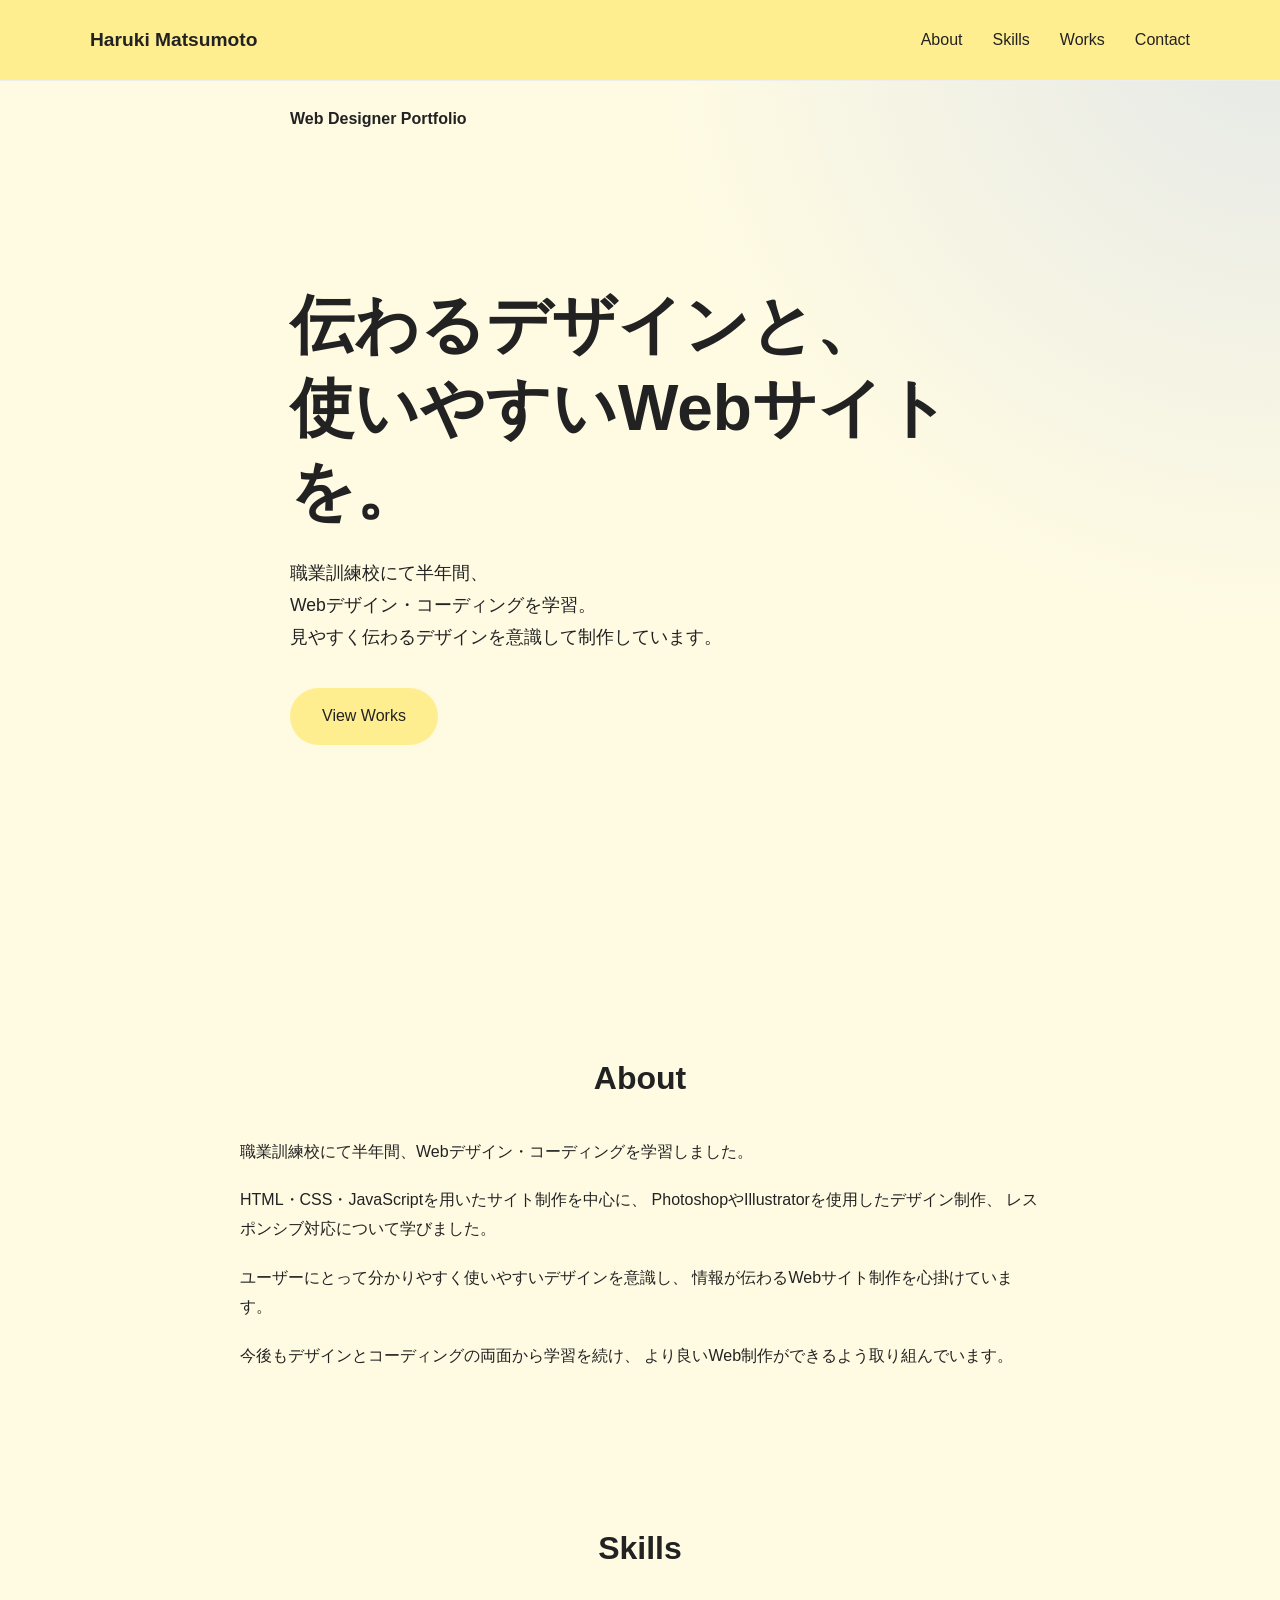
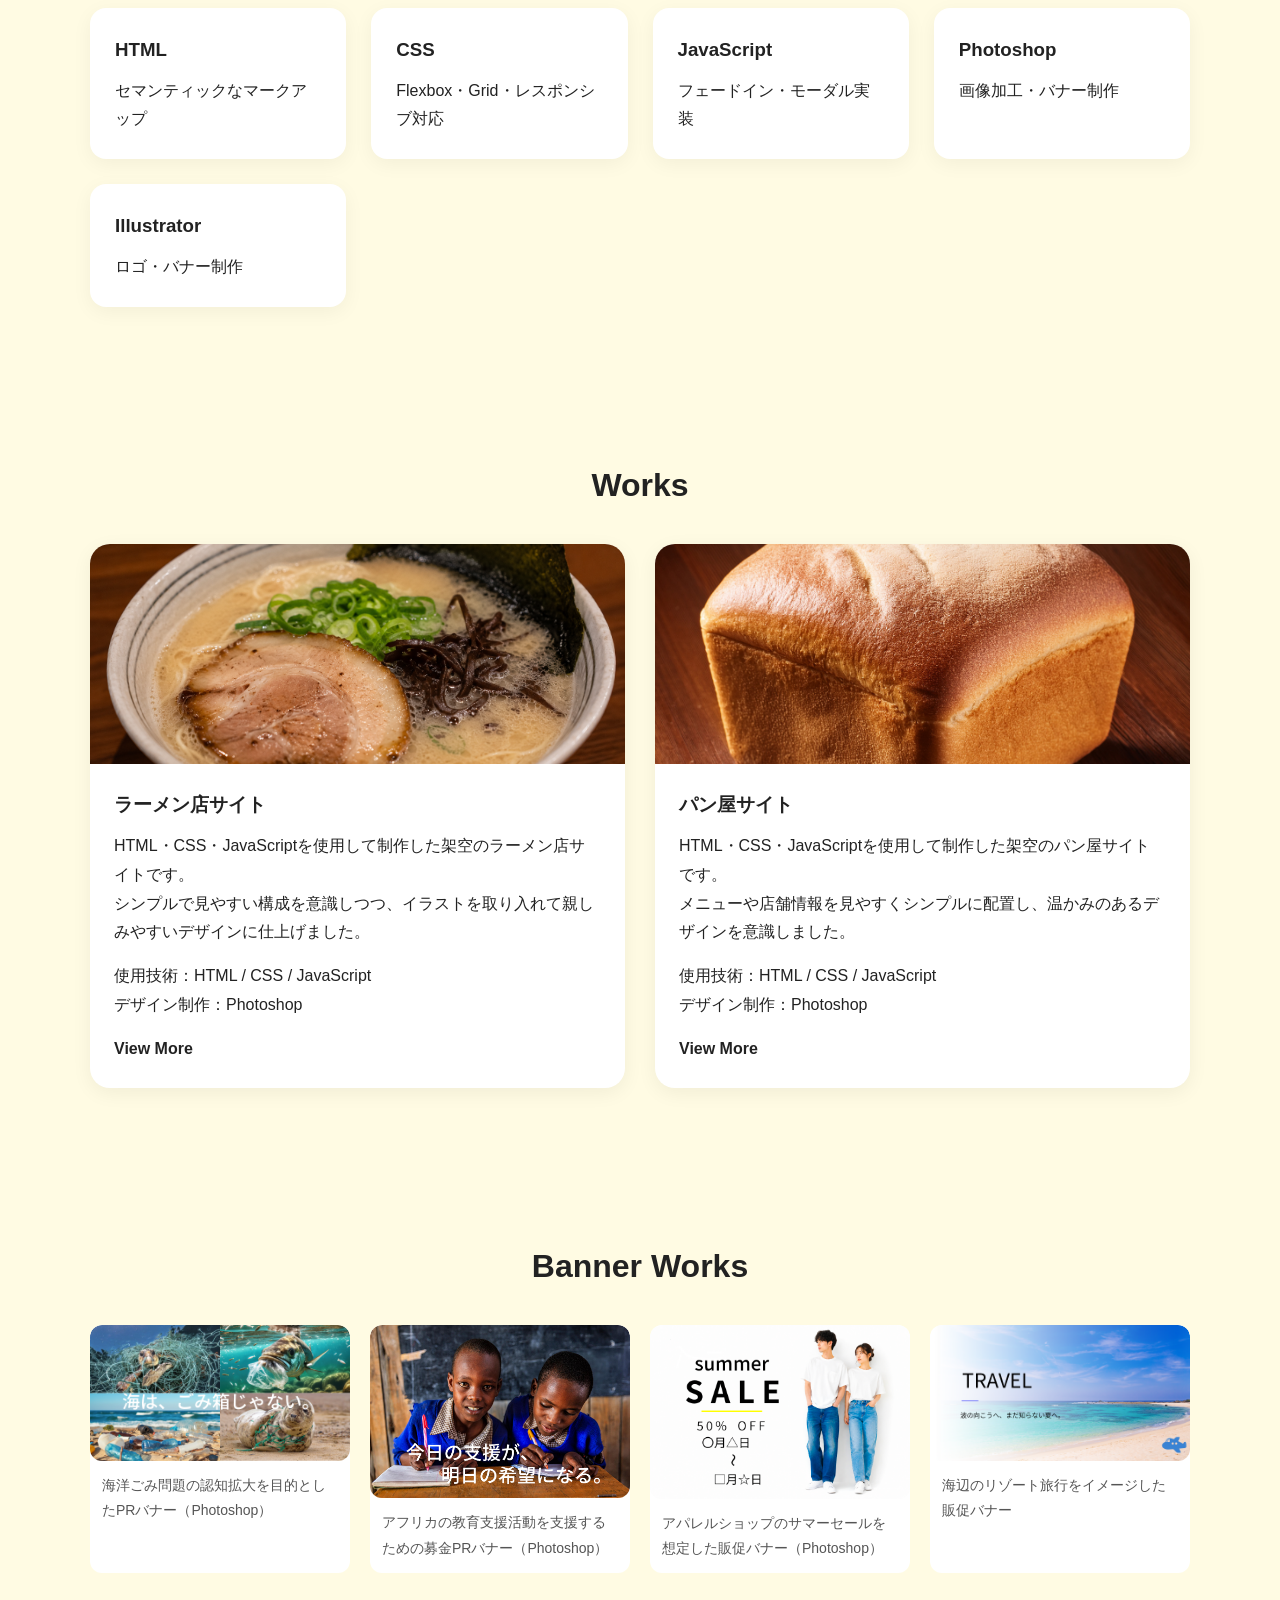
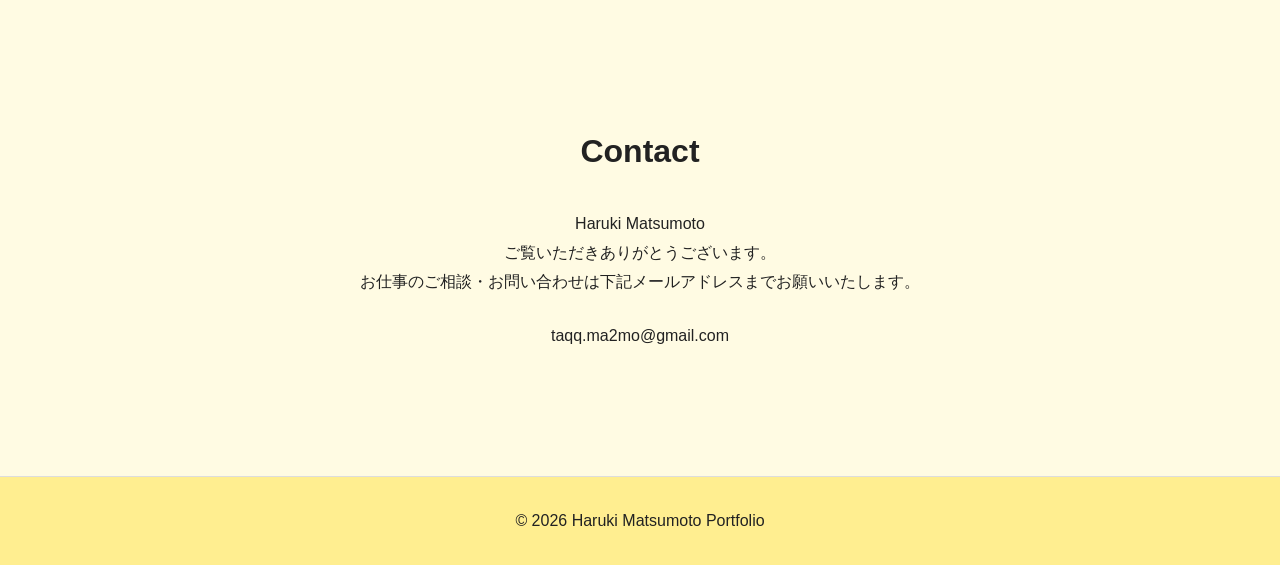
<file: index.html>
<!DOCTYPE html>
<html lang="ja">
<head>
<meta charset="UTF-8">
<meta name="viewport" content="width=device-width, initial-scale=1.0">
<title>Haruki Matsumoto Portfolio</title>
<link rel="stylesheet" href="./css/style.css">
<script src="./js/script.js" defer></script>
</head>
  <body>
  <header class="header">
    <div class="container">
      <h1 class="logo">
        Haruki Matsumoto
      </h1>
      <nav>
        <ul class="nav">
          <li>
            <a href="#about">About</a>
          </li>
          <li>
            <a href="#skills">Skills</a>
          </li>
          <li>
            <a href="#works">Works</a>
          </li>
          <li>
            <a href="#contact">Contact</a>
          </li>
        </ul>
      </nav>
    </div>
  </header>
  <main>
    <!-- Hero -->
    <section class="hero">
      <div class="container hero-inner">
        <p class="hero-sub">
          Web Designer Portfolio
        </p>
        <h2 class="hero-title">
          伝わるデザインと、<br>
          使いやすいWebサイトを。
        </h2>
        <p class="hero-text">
          職業訓練校にて半年間、<br>
          Webデザイン・コーディングを学習。<br>
          見やすく伝わるデザインを意識して制作しています。
        </p>
        <a href="#works" class="btn">
          View Works
        </a>
      </div>
    </section>
    <!-- About -->
    <section id="about" class="section">
      <div class="container">
        <h2 class="section-title" id="about">
          About
        </h2>
        <p class="about-text">
          職業訓練校にて半年間、Webデザイン・コーディングを学習しました。
        </p>
        <p class="about-text">
          HTML・CSS・JavaScriptを用いたサイト制作を中心に、
          PhotoshopやIllustratorを使用したデザイン制作、
          レスポンシブ対応について学びました。
        </p>
        <p class="about-text">
          ユーザーにとって分かりやすく使いやすいデザインを意識し、
          情報が伝わるWebサイト制作を心掛けています。
        </p>
        <p class="about-text">
          今後もデザインとコーディングの両面から学習を続け、
          より良いWeb制作ができるよう取り組んでいます。
        </p>
      </div>
    </section>
    <!-- Skills -->
    <section id="skills" class="section bg-light">
      <div class="container">
        <h2 class="section-title">
          Skills
        </h2>
        <div class="skill-grid">
          <div class="skill-card">
            <h3>HTML</h3>
            <p>セマンティックなマークアップ</p>
          </div>
          <div class="skill-card">
            <h3>CSS</h3>
            <p>Flexbox・Grid・レスポンシブ対応</p>
          </div>
          <div class="skill-card">
            <h3>JavaScript</h3>
            <p>フェードイン・モーダル実装</p>
          </div>    
          <div class="skill-card">
            <h3>Photoshop</h3>
            <p>画像加工・バナー制作</p>
          </div>
          <div class="skill-card">
            <h3>Illustrator</h3>
            <p>ロゴ・バナー制作</p>
          </div>
        </div>
      </div>
    </section>
    <!-- Works -->
    <section id="works" class="section">
      <div class="container">
        <h2 class="section-title">
          Works
        </h2>
        <div class="works-grid">
          <article class="work-card fade">
            <div class="work-image">
              <img src="site_18/img/menu/nomal.png" alt="ラーメン店">
            </div>
            <div class="work-body">
              <h3>
                ラーメン店サイト
              </h3>
              <p>
                HTML・CSS・JavaScriptを使用して制作した架空のラーメン店サイトです。<br>
                シンプルで見やすい構成を意識しつつ、イラストを取り入れて親しみやすいデザインに仕上げました。
              </p>
              <p>
                使用技術：HTML / CSS / JavaScript <br>
                デザイン制作：Photoshop
              </p>
              <a href="site_18/index.html" target="_blank" rel="noopener noreferrer">
                View More
              </a>
            </div>
          </article>
          <article class="work-card fade">
            <div class="work-image">
              <img src="kadai_matumoto/img/shokupan.jpg" alt="">
            </div>
            <div class="work-body">
              <h3>
                パン屋サイト
              </h3>
              <p>
                HTML・CSS・JavaScriptを使用して制作した架空のパン屋サイトです。<br>
                メニューや店舗情報を見やすくシンプルに配置し、温かみのあるデザインを意識しました。
              </p>
              <p>
                使用技術：HTML / CSS / JavaScript <br>
                デザイン制作：Photoshop
              </p>
              <a href="kadai_matumoto/index.html" target="_blank" rel="noopener noreferrer">
                View More
              </a>
            </div>
          </article>
        </div>
      </div>
    </section>
    <!-- Banner -->
    <section class="section bg-light">
      <div class="container">
        <h2 class="section-title">
          Banner Works
        </h2>
        <div class="banner-grid">
            <div class="banner-item">
            <a href="./img/banner01.png" target="_blank">
              <img src="./img/banner01.png" alt="海">
            </a>
            <p class="banner-text">
              海洋ごみ問題の認知拡大を目的としたPRバナー（Photoshop）
            </p>
          </div>
          <div class="banner-item">
            <a href="./img/ahurika.png" target="_blank">
              <img src="./img/ahurika.png" alt="アフリカ">
            </a>
            <p class="banner-text">
              アフリカの教育支援活動を支援するための募金PRバナー（Photoshop）
            </p>
          </div>
          <div class="banner-item">
            <a href="./img/sale.png" target="_blank">
              <img src="./img/sale.png" alt="sale">
            </a>
            <p class="banner-text">
              アパレルショップのサマーセールを想定した販促バナー（Photoshop）
            </p>
          </div>
          <div class="banner-item">
            <a href="./img/TRAVEL.png" target="_blank">
              <img src="./img/TRAVEL.png" alt="TRAVEL" class="travel-banner">
            </a>
            <p class="banner-text">
              海辺のリゾート旅行をイメージした販促バナー
            </p>
          </div>
        </div>
      </div>
    </section>
    <!-- Contact -->
    <section id="contact" class="section">
      <div class="container contact">
        <h2 class="section-title">
          Contact
        </h2>
        <p class="ais">
          Haruki Matsumoto<br>
          ご覧いただきありがとうございます。<br>
          お仕事のご相談・お問い合わせは下記メールアドレスまでお願いいたします。
        </p>
        <p class="sss">
          taqq.ma2mo@gmail.com
        </p>
      </div>
    </section>
  </main>
    <footer class="footer">
      <p>
        © 2026 Haruki Matsumoto Portfolio
      </p>
    </footer>
    <button id="topBtn">TOP</button>
  </body>
</html>
</file>
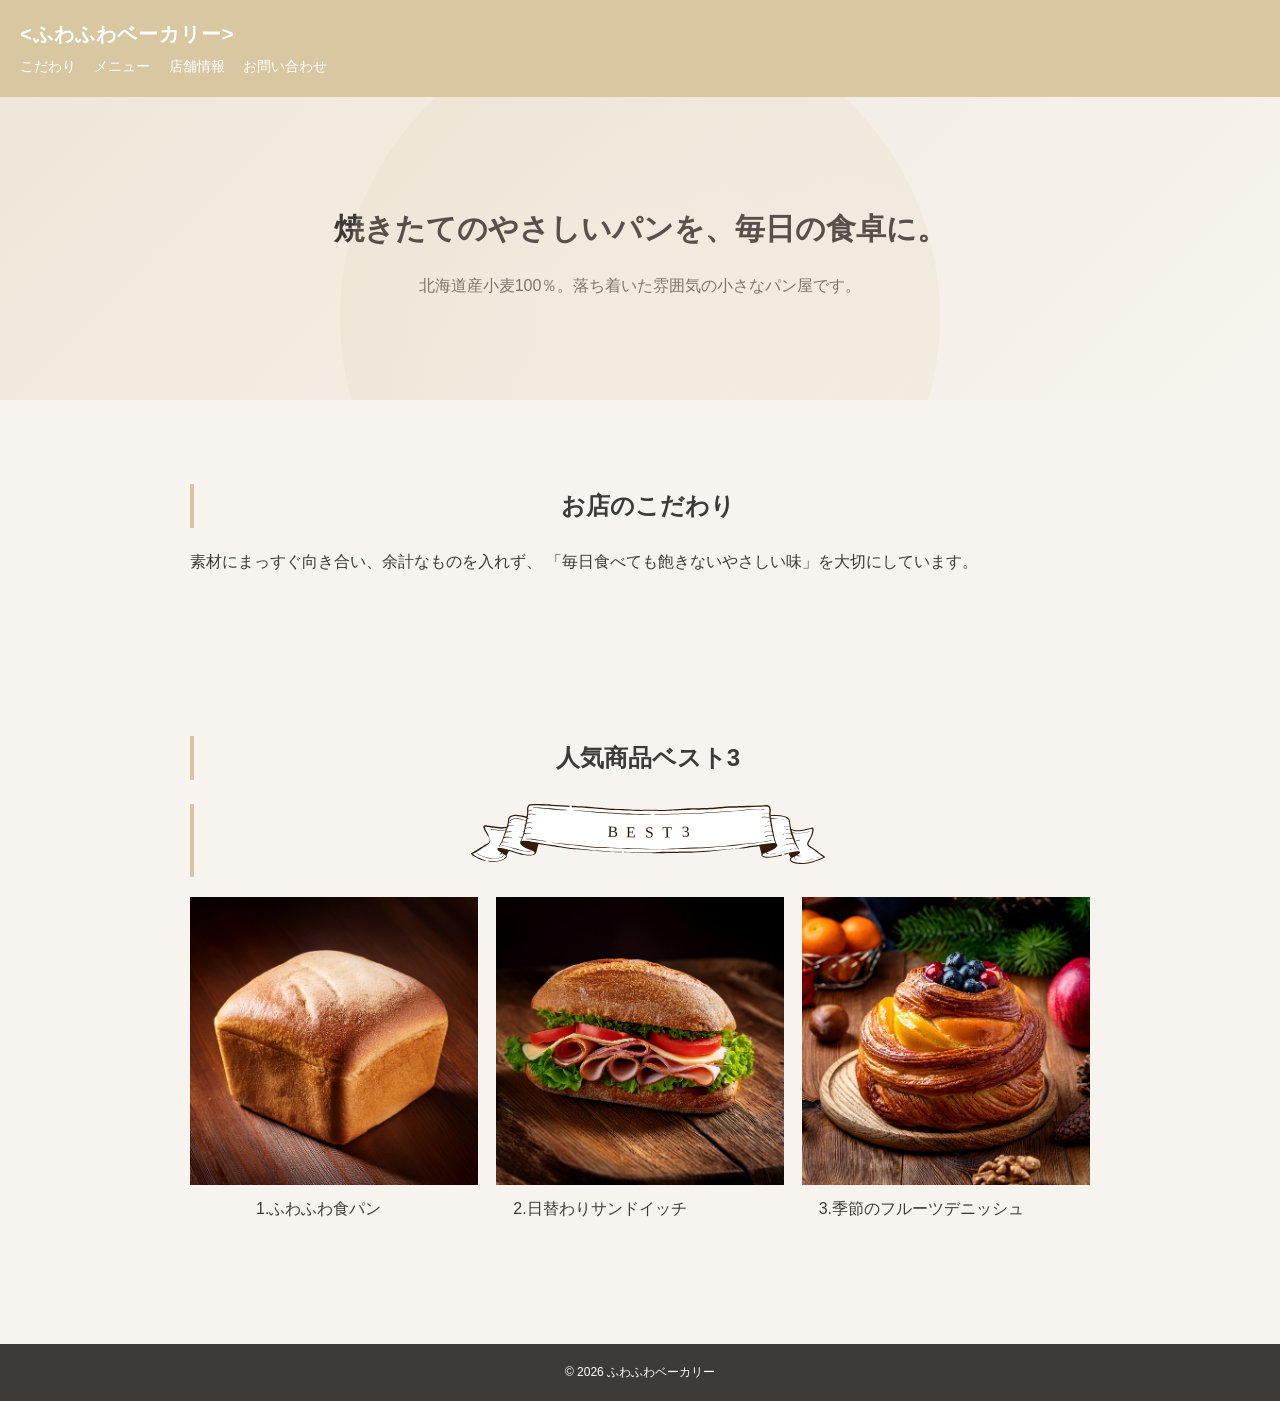
<file: kadai_matumoto/index.html>
<!DOCTYPE html>
<html lang="ja">
<head>
  <meta charset="UTF-8">
  <title>ふわふわベーカリー | 毎日食べたくなるパンを</title>
  <meta name="viewport" content="width=device-width, initial-scale=1">
  <link rel="stylesheet" href="./css/ai kadai_matumoto.html.css">
  <style>
    body {
      margin: 0;
      font-family: "Hiragino Sans", "Yu Gothic", sans-serif;
      background: #f7f4ef;
      color: #3e3a37;
      line-height: 1.8;
    }
  
    nav a {
      color: #fff;
      text-decoration: none;
      margin-right: 14px;
      font-size: 14px;
    }
    .hero {
      position: relative;
      padding: 80px 20px;
      text-align: center;
      background: linear-gradient(135deg, #efe7d9, #f7f4ef);
      overflow: hidden;
    }
    .hero h2 {
      font-size: 30px;
      margin-bottom: 10px;
    }
    .hero p {
      font-size: 16px;
      margin-bottom: 20px;
      color: #6b645d;
    }
    .hero-bg {
      position: absolute;
      top: -80px;
      left: 50%;
      width: 600px;
      height: 600px;
      background: radial-gradient(circle, #e8dcc4, #d8c7a1);
      border-radius: 50%;
      transform: translateX(-50%);
      opacity: 0.15;
      animation: float 8s ease-in-out infinite;
    }
    @keyframes float {
      0% { transform: translateX(-50%) translateY(0); }
      50% { transform: translateX(-50%) translateY(20px); }
      100% { transform: translateX(-50%) translateY(0); }
    }
    section {
      padding: 60px 20px;
      max-width: 900px;
      margin: auto;
      opacity: 0;
      transform: translateY(20px);
      transition: 0.8s;
    }
    section.show {
      opacity: 1;
      transform: translateY(0);
    }
    h3 {
      text-align: center;
      font-size: 24px;
      margin-bottom: 20px;
    }
    footer {
      background: #3e3a37;
      color: #fff;
      text-align: center;
      padding: 18px;
      font-size: 12px;
      margin-top: 60px;
    }
    .best {
    display: flex;
    justify-content: space-around;
    }
    h3 img {
      width: 40%;
    }
    .bestimg {
      display: flex;
      width: 100%;
      justify-content: space-around;
      gap: 2%;
    }
    .bestimg img {
      width: 100%;
      height: auto;
      object-fit: cover;
    }
    /* .bestnoimg {
      display: flex;
      width: 100%;
      gap: 2%;
    } */
    /* .bestnoimg img {
      width: 50%;
      height: auto;
      object-fit: cover;
    } */
     /* body {
      background-image: url(./img/bgi.jpg);
      background-repeat: repeat;
     } */
  </style>
</head>
<body>
  <header>
    <h1><ふわふわベーカリー></h1>
    <nav>
      <a href="concept.html">こだわり</a>
      <a href="menu.html">メニュー</a>
      <a href="shop.html">店舗情報</a>
      <a href="contact.html">お問い合わせ</a>
    </nav>
  </header>
  <div class="hero">
    <div class="hero-bg"></div>
    <h2>焼きたてのやさしいパンを、毎日の食卓に。</h2>
    <p>北海道産小麦100％。落ち着いた雰囲気の小さなパン屋です。</p>
  </div>
  <section id="concept">
    <h3>お店のこだわり</h3>
    <p>
      素材にまっすぐ向き合い、余計なものを入れず、  
      「毎日食べても飽きないやさしい味」を大切にしています。
    </p>
  </section>
  <section id="menu">
    <h3>人気商品ベスト3</h3>
    <h3><img src="./img/best3.svg" alt="ふわふわベスト3"></h3>
    <!-- <div class="bestnoimg">
      <div class="bestnoimg1"><img src="./img/hidar1 のコピー.jpg" alt="#"></div>
      <div class="bestnoimg2"><img src="./img/hidari2 のコピー.jpg" alt="#"></div>
      <div class="bestnoimg3"><img src="./img/hidari3jpg のコピー.jpg" alt="#"></div>
    </div><br> -->
      <div class="bestimg">
        <div class="bestimg1"><img src="./img/shokupan.jpg" alt="#"></div>
        <div class="bestimg2"><img src="./img/sandwich.jpg" alt="#"></div>
        <div class="bestimg3"><img src="./img/denish.jpg" alt="#"></div>
      </div>
    <div class="best">
      <div class="best1">1.ふわふわ食パン</div>
      <div class="best2">2.日替わりサンドイッチ</div>
      <div class="best3">3.季節のフルーツデニッシュ</div>
    </div>
  </section>  
  <footer>
    © 2026 ふわふわベーカリー
  </footer>
</body>
<script src="./js/index.js"></script>
</html>
</file>
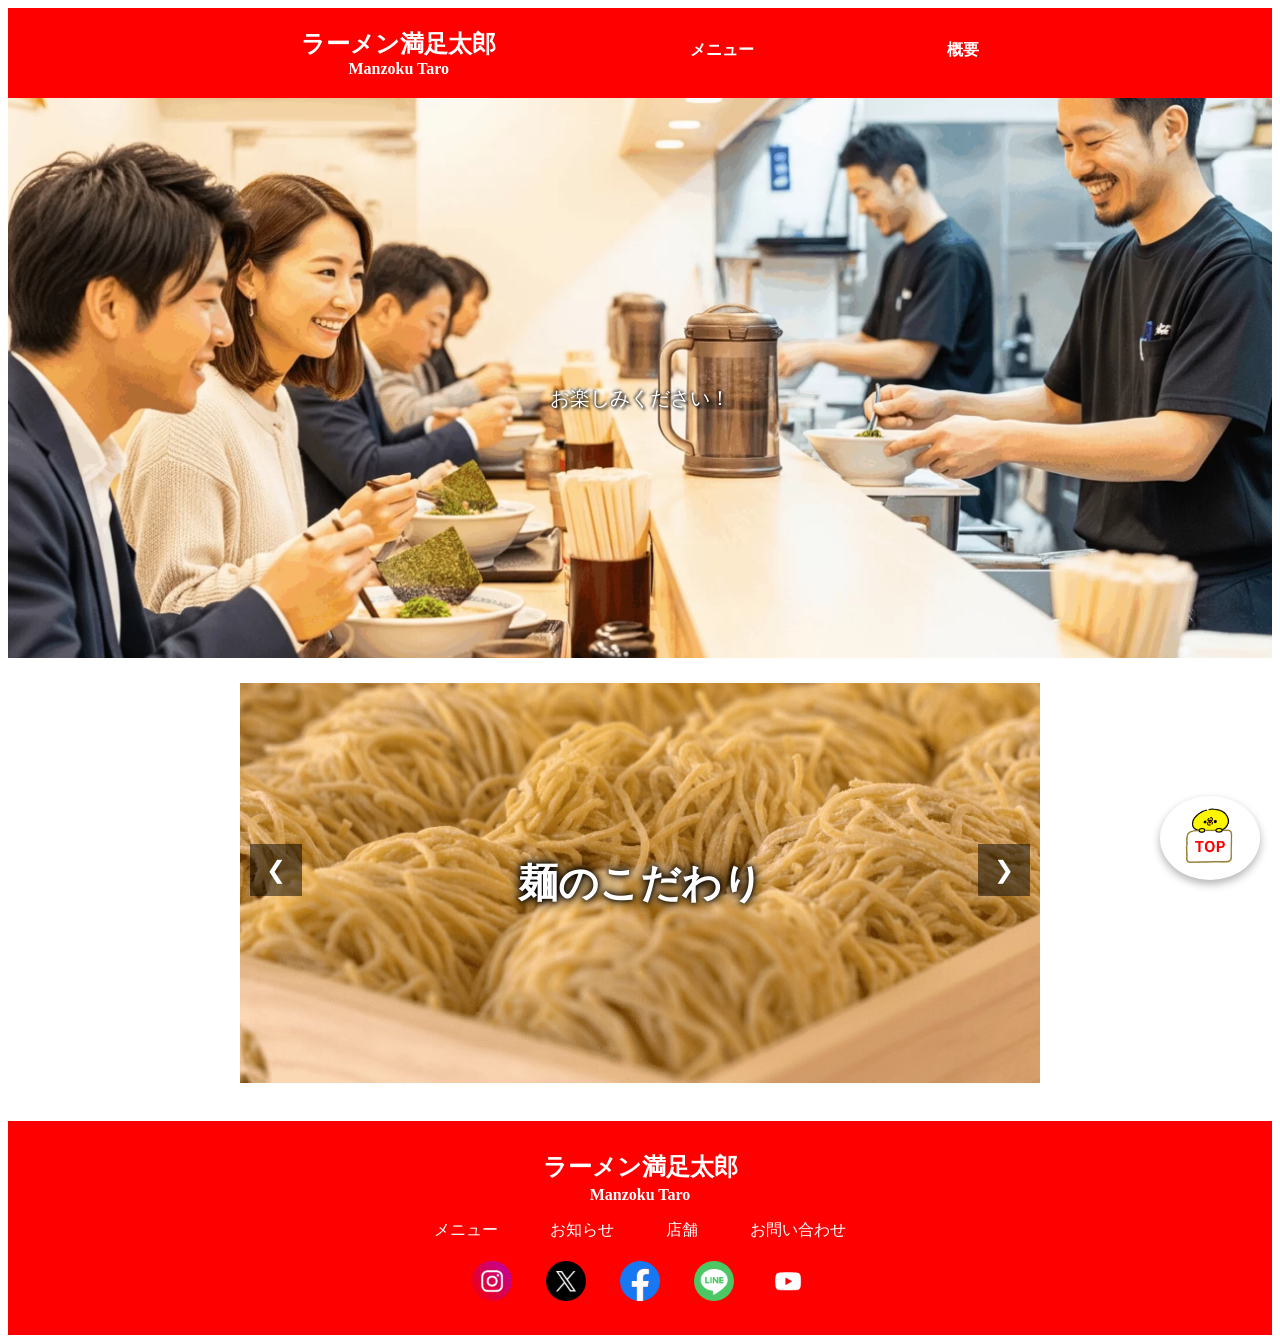
<file: site_18/index.html>
<!DOCTYPE html>
<html lang="ja">
<head>
    <meta charset="UTF-8">
    <link rel="stylesheet" href="./css/style.css">
    <script src="./script/script.js" defer></script>
    <link rel="icon" href="./img/icon.png">
    <title>ラーメン満足太郎</title>
</head>
<body id="top">
    <header>
        <div class="header">
            <div class="index"><a href="index.html"><h2 class="ra-menmazokutaro">ラーメン満足太郎</h2>Manzoku Taro</a></div>
            <div class="menu"><a href="menu.html"  rel="noopener noreferrer"> メニュー</a></div>
            <div class="notice"><a href="overview.html"  rel="noopener noreferrer">概要</a></div>
        </div>
    </header>
    <main class="inb">
         <!-- メインはじめのスライドショー  -->
        <div class="img-frame">
            <div class="img-01"><p class="msg msg-01">ラーメン満足太郎へ<br>ようこそ！</p></div>
            <div class="img-02"><p class="msg msg-02">このビジュアル！！</p></div>
            <div class="img-03 cover"><p class="msg msg-03">お楽しみください！</p></div>    
        </div>
        <!-- お店のこだわり  スライドショー -->
        <div class="slider">
            <div class="slides">
                <a href="kodawari.html#ko1" class="slide">
                    <img src="./img/kodawari_men.jpg" alt="こだわり_麺">
                    <span class="slide-text">麺のこだわり</span>
                </a>

                <a href="kodawari.html#ko2" class="slide">
                    <img src="./img/kodawari_supu.webp" alt="こだわり_スープ">
                    <span class="slide-text">スープのこだわり</span>
                </a>

                <a href="kodawari.html#ko3" class="slide">
                <img src="./img/kodawari_tyashu.jpg" alt="こだわり_チャーシュー">
                <span class="slide-text">チャーシューのこだわり</span>
                </a>

                <a href="kodawari.html#ko4" class="slide">
                    <img src="./img/kodawari_negi.jpg" alt="こだわり_ネギ">
                    <span class="slide-text">ネギのこだわり</span>
                </a>
            </div>
            <button class="prev">❮</button>
            <button class="next">❯</button>
        </div>
    </main> 
        <br>
    <footer>
        <div class="footer">
            <div class="index"><a href="index.html"><h2 class="ra-menmazokutaro">ラーメン満足太郎</h2 ><p class="footer_Manzoku">Manzoku Taro</p></a></div>
            <div class="footer2">
                <div class="menu2"><a href="menu.html"  rel="noopener noreferrer"> メニュー</a></div>
                <div class="notice2"><a href="notice.html"  rel="noopener noreferrer">お知らせ</a></div>
                <div class="store2"><a href="store.html"  rel="noopener noreferrer">店舗</a></div>
                <div class="inquiry2"><a href="inquiry.html"  rel="noopener noreferrer">お問い合わせ</a></div>
            </div>
        </div>
        <div class="SNSicon">
            <a href="https://www.instagram.com/?hl=ja" target="_blank" rel="noopener noreferrer" rel="noopener noreferrer"><img class="SNSicon_instagram" src="img/SNSアイコン/icon_instagram.png" alt=instagram></a>
            <a href="https://x.com/?lang=ja" target="_blank" rel="noopener noreferrer" rel="noopener noreferrer"><img class="SNSicon_x" src="img/SNSアイコン/icon_x.png" alt=x></a>
            <a href="https://www.facebook.com/login/?next=https%3A%2F%2Fwww.facebook.com%2F%3Flocale%3Dja_JP" target="_blank" rel="noopener noreferrer" rel="noopener noreferrer"><img class="SNSicon_fb" src="img/SNSアイコン/icon_fb.png" alt=fb></a>
            <a href="https://www.line.me/ja/" target="_blank" rel="noopener noreferrer" rel="noopener noreferrer"><img class="SNSicon_line" src="img/SNSアイコン/icon_line.png" alt=line></a>
            <a href="https://www.youtube.com/?app=desktop&hl=ja" target="_blank" rel="noopener noreferrer" rel="noopener noreferrer"><img class="SNSicon_youtube" src="img/SNSアイコン/icon_youtube.png" alt=youtube></a>
        </div>
    </footer>
    <a href="#top" class="pagetop"><img class="top_gazo" src="./img/top.png" alt="topへ戻る"></a>
</body>
</html>
</file>
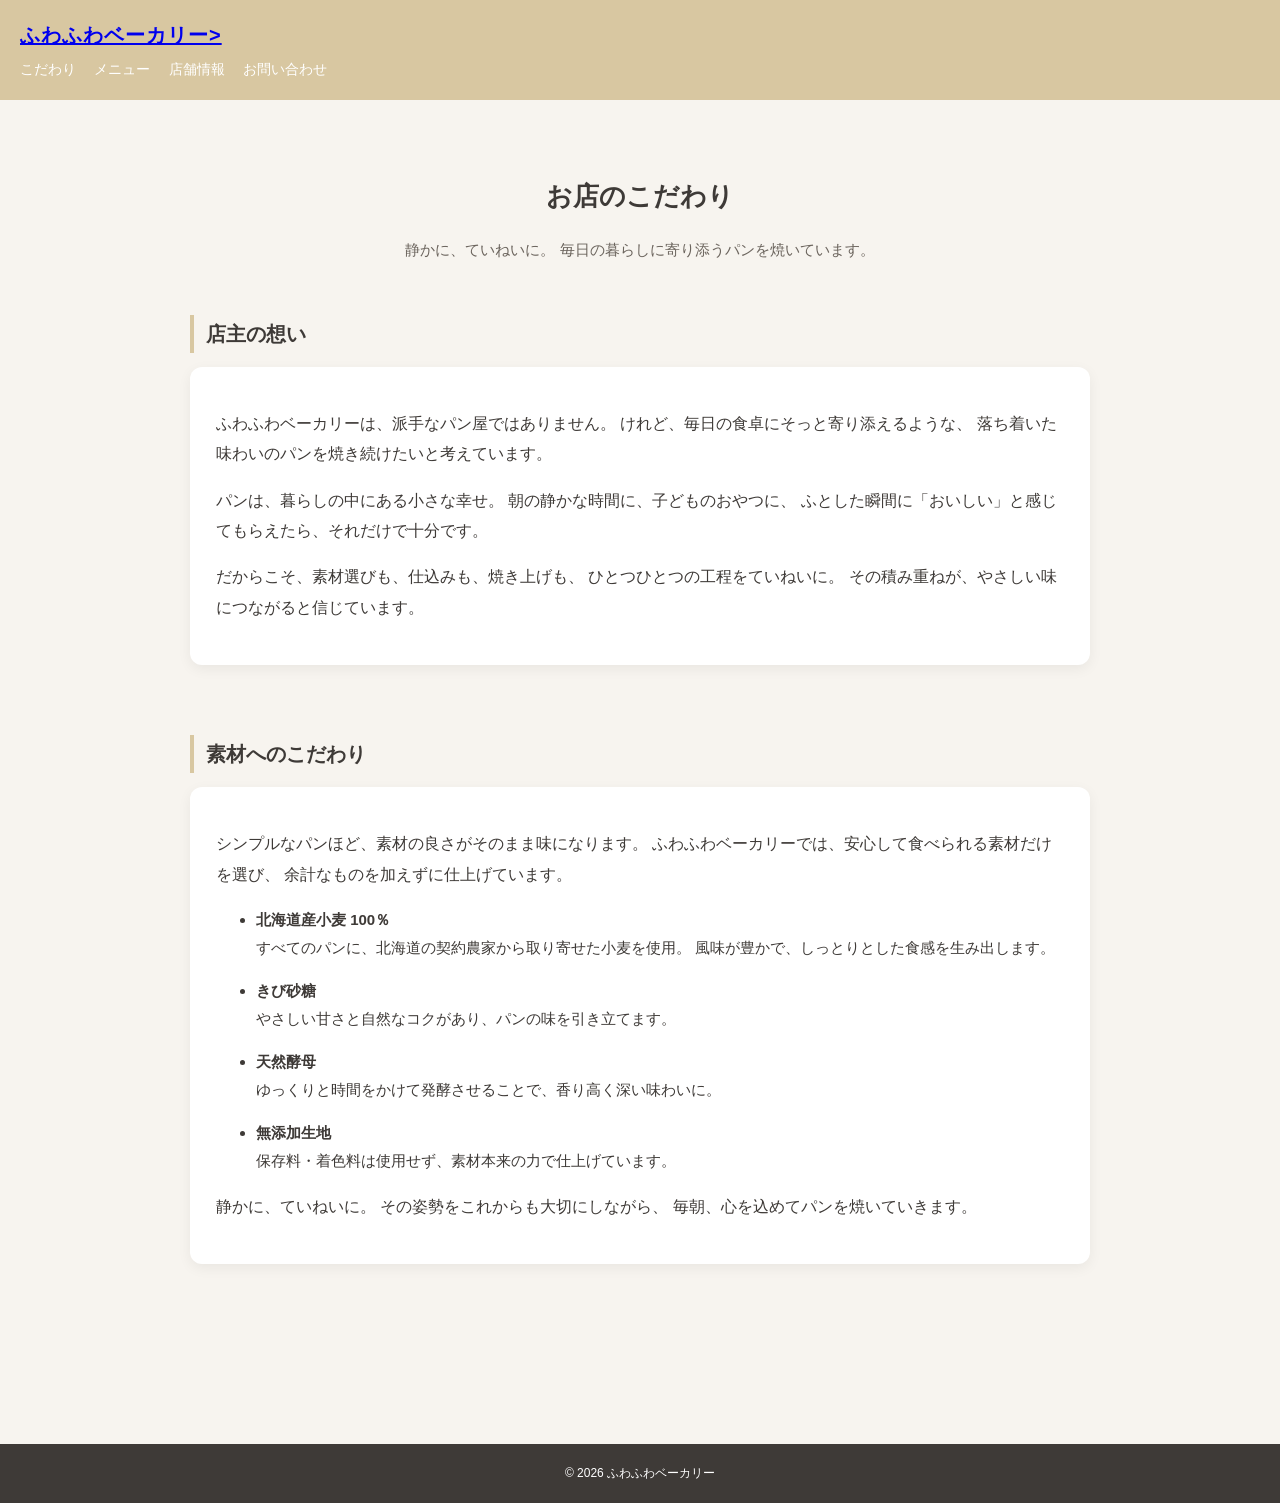
<file: kadai_matumoto/concept.html>
<!DOCTYPE html>
<html lang="ja">
<head>
  <meta charset="UTF-8">
  <title><a href="concept.html"></a>お店のこだわり | ふわふわベーカリー</title> 
  <meta name="viewport" content="width=device-width, initial-scale=1">
  <link rel="stylesheet" href="./css/ai kadai_matumoto.html.css">
  <style>
    body {
      margin: 0;
      font-family: "Hiragino Sans", "Yu Gothic", sans-serif;
      background: #f7f4ef;
      color: #3e3a37;
      line-height: 1.9;
    }
    .container {
      max-width: 900px;
      margin: auto;
      padding: 50px 20px;
    }
    h2 {
      font-size: 26px;
      margin-bottom: 12px;
      text-align: center;
      font-weight: 600;
      color: #3e3a37;
    }
    .lead {
      text-align: center;
      font-size: 15px;
      color: #6b645d;
      margin-bottom: 50px;
    }
    .section {
      margin-bottom: 70px;
    }
    .section h3 {
      font-size: 20px;
      margin-bottom: 14px;
      padding-left: 12px;
      border-left: 4px solid #d8c7a1;
      font-weight: 600;
    }
    .concept-box {
      background: #fff;
      padding: 26px;
      border-radius: 12px;
      box-shadow: 0 4px 14px rgba(0,0,0,0.06);
    }
    .material-list li {
      margin-bottom: 14px;
      font-size: 15px;
    }
    footer {
      background: #3e3a37;
      color: #fff;
      text-align: center;
      padding: 18px;
      font-size: 12px;
      margin-top: 60px;
    }
  </style>
</head>
<body>
    <header>
    <h1><a href="index.html">ふわふわベーカリー></a></h1>
    <nav>
      <a href="concept.html">こだわり</a>
      <a href="menu.html">メニュー</a>
      <a href="shop.html">店舗情報</a>
      <a href="contact.html">お問い合わせ</a>
    </nav>
    </header>
    <div class="container">
    <h2>お店のこだわり</h2>
    <p class="lead">
        静かに、ていねいに。  
        毎日の暮らしに寄り添うパンを焼いています。
    </p>
    <section class="section">
        <h3>店主の想い</h3>
        <div class="concept-box">
        <p>
            ふわふわベーカリーは、派手なパン屋ではありません。  
            けれど、毎日の食卓にそっと寄り添えるような、  
            落ち着いた味わいのパンを焼き続けたいと考えています。
        </p>
        <p>
            パンは、暮らしの中にある小さな幸せ。  
            朝の静かな時間に、子どものおやつに、  
            ふとした瞬間に「おいしい」と感じてもらえたら、それだけで十分です。
        </p>
        <p>
            だからこそ、素材選びも、仕込みも、焼き上げも、  
            ひとつひとつの工程をていねいに。  
            その積み重ねが、やさしい味につながると信じています。
        </p>
        </div>
    </section>
    <section class="section">
        <h3>素材へのこだわり</h3>
        <div class="concept-box">
        <p>
            シンプルなパンほど、素材の良さがそのまま味になります。  
            ふわふわベーカリーでは、安心して食べられる素材だけを選び、  
            余計なものを加えずに仕上げています。
        </p>
        <ul class="material-list">
            <li><strong> 北海道産小麦 100％</strong><br>
            すべてのパンに、北海道の契約農家から取り寄せた小麦を使用。  
            風味が豊かで、しっとりとした食感を生み出します。
            </li>
            <li><strong> きび砂糖</strong><br>
            やさしい甘さと自然なコクがあり、パンの味を引き立てます。
            </li>
            <li><strong> 天然酵母</strong><br>
            ゆっくりと時間をかけて発酵させることで、香り高く深い味わいに。
            </li>
            <li><strong> 無添加生地</strong><br>
            保存料・着色料は使用せず、素材本来の力で仕上げています。
            </li>
        </ul>
        <p>
            静かに、ていねいに。  
            その姿勢をこれからも大切にしながら、  
            毎朝、心を込めてパンを焼いていきます。
        </p>
        </div>
    </section>
    </div>
    <footer>
    © 2026 ふわふわベーカリー
    </footer>
</body>
</html>
</file>
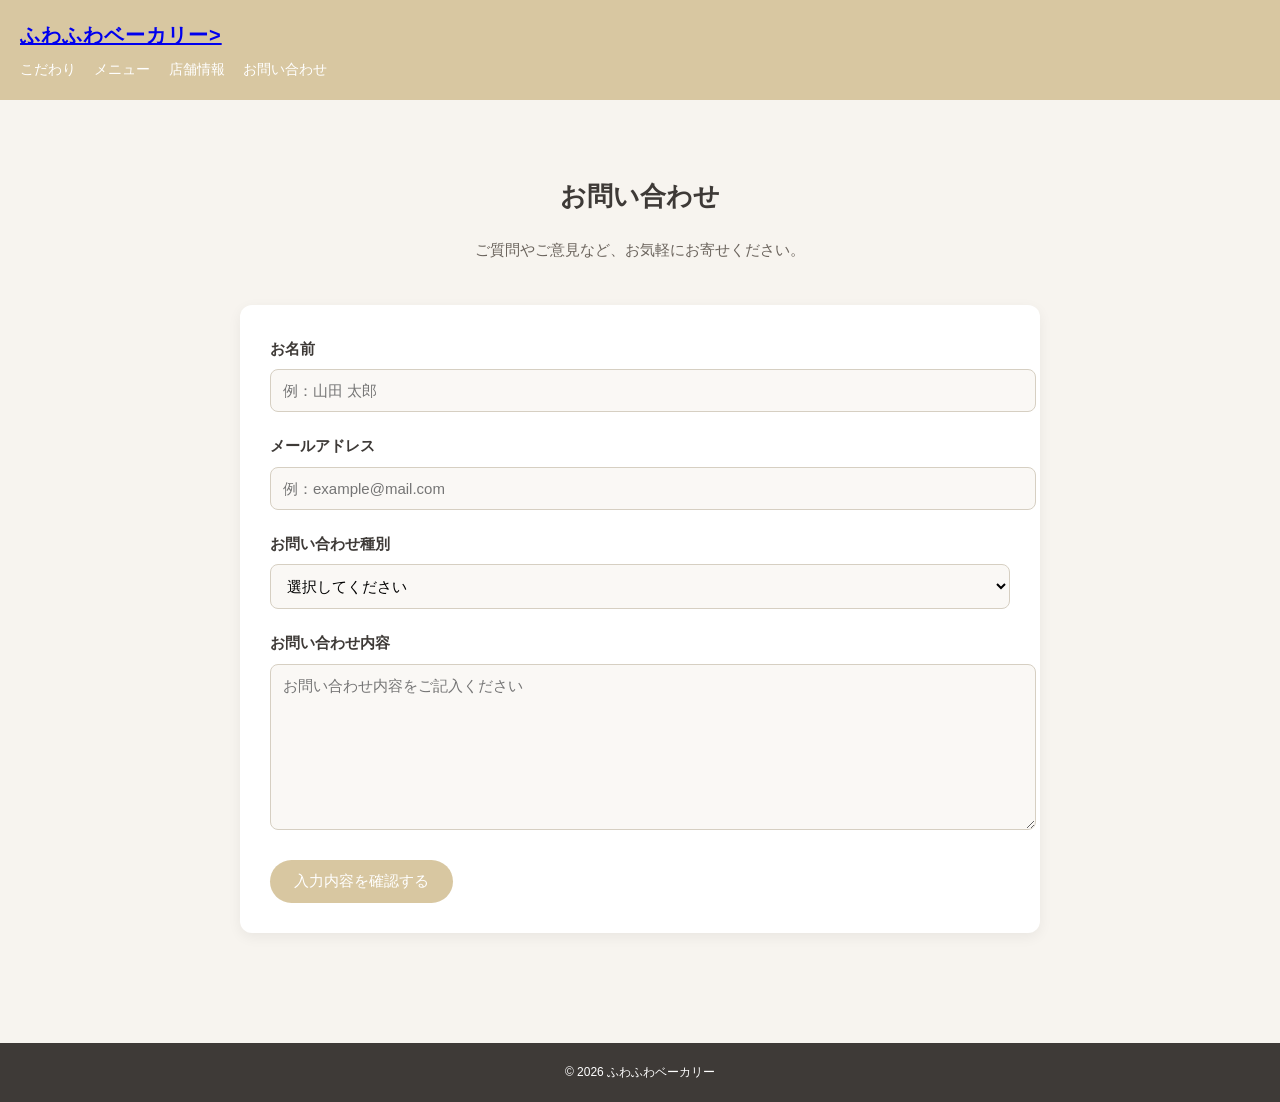
<file: kadai_matumoto/contact.html>
<!DOCTYPE html>
<html lang="ja">
<head>
  <meta charset="UTF-8">
  <title>お問い合わせ | ふわふわベーカリー></title>
  <meta name="viewport" content="width=device-width, initial-scale=1">
  <link rel="stylesheet" href="./css/ai kadai_matumoto.html.css">
  <style>
    body {
      margin: 0;
      font-family: "Hiragino Sans", "Yu Gothic", sans-serif;
      background: #f7f4ef;
      color: #3e3a37;
      line-height: 1.9;
    }
    .container {
      max-width: 800px;
      margin: auto;
      padding: 50px 20px;
    }
    h2 {
      text-align: center;
      font-size: 26px;
      margin-bottom: 10px;
      font-weight: 600;
    }
    .lead {
      text-align: center;
      color: #6b645d;
      margin-bottom: 40px;
      font-size: 15px;
    }
    .form-box {
      background: #fff;
      padding: 30px;
      border-radius: 12px;
      box-shadow: 0 4px 14px rgba(0,0,0,0.06);
    }
    label {
      display: block;
      margin-bottom: 6px;
      font-size: 15px;
      font-weight: 600;
    }
    input, textarea, select {
      width: 100%;
      padding: 12px;
      border-radius: 8px;
      border: 1px solid #d6cfc2;
      font-size: 15px;
      background: #faf8f5;
      margin-bottom: 20px;
      font-family: inherit;
    }
    textarea {
      height: 140px;
      resize: vertical;
    }
    .btn-submit {
      display: inline-block;
      padding: 12px 24px;
      background: #d8c7a1;
      color: #fff;
      border: none;
      border-radius: 999px;
      font-size: 15px;
      cursor: pointer;
      transition: 0.3s;
    }
    .btn-submit:hover {
      background: #c9b792;
    }
    footer {
      background: #3e3a37;
      color: #fff;
      text-align: center;
      padding: 18px;
      font-size: 12px;
      margin-top: 60px;
    }
  </style>
</head>
<body>
    <header>
    <h1><a href="index.html">ふわふわベーカリー></a></h1>
    <nav>
      <a href="concept.html">こだわり</a>
      <a href="menu.html">メニュー</a>
      <a href="shop.html">店舗情報</a>
      <a href="contact.html">お問い合わせ</a>
    </nav>
    </header>
    <div class="container">
    <h2>お問い合わせ</h2>
    <p class="lead">
        ご質問やご意見など、お気軽にお寄せください。  
    </p>
    <div class="form-box">
        <form>
        <label for="name">お名前</label>
        <input type="text" id="name" placeholder="例：山田 太郎">
        <label for="email">メールアドレス</label>
        <input type="email" id="email" placeholder="例：example@mail.com">
        <label for="type">お問い合わせ種別</label>
        <select id="type">
            <option value="">選択してください</option>
            <option value="menu">メニューについて</option>
            <option value="order">ご予約・取り置きについて</option>
            <option value="shop">店舗について</option>
            <option value="other">その他</option>
        </select>
        <label for="message">お問い合わせ内容</label>
        <textarea id="message" placeholder="お問い合わせ内容をご記入ください"></textarea>
        <button type="button" class="btn-submit">入力内容を確認する</button>
        </form>
    </div>
    </div>
    <footer>
    © 2026 ふわふわベーカリー
    </footer>
</body>
</html>
</file>
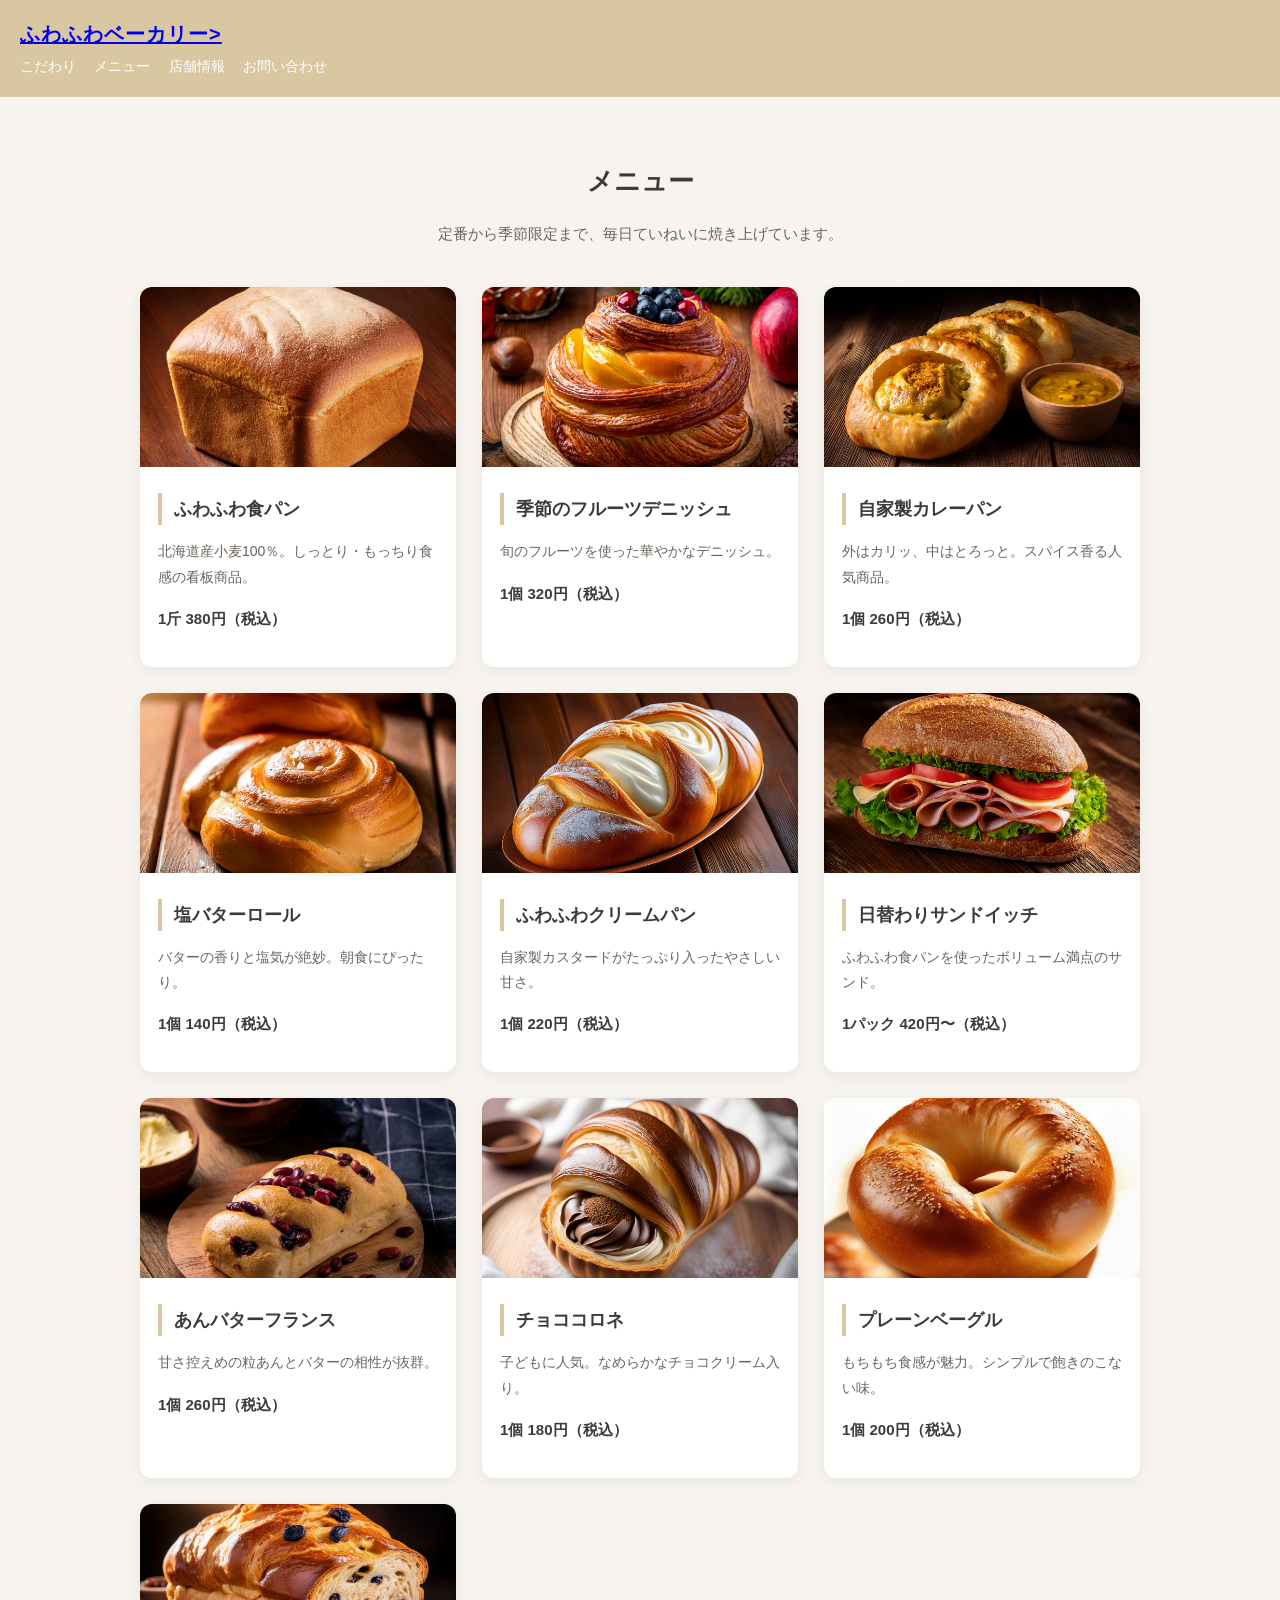
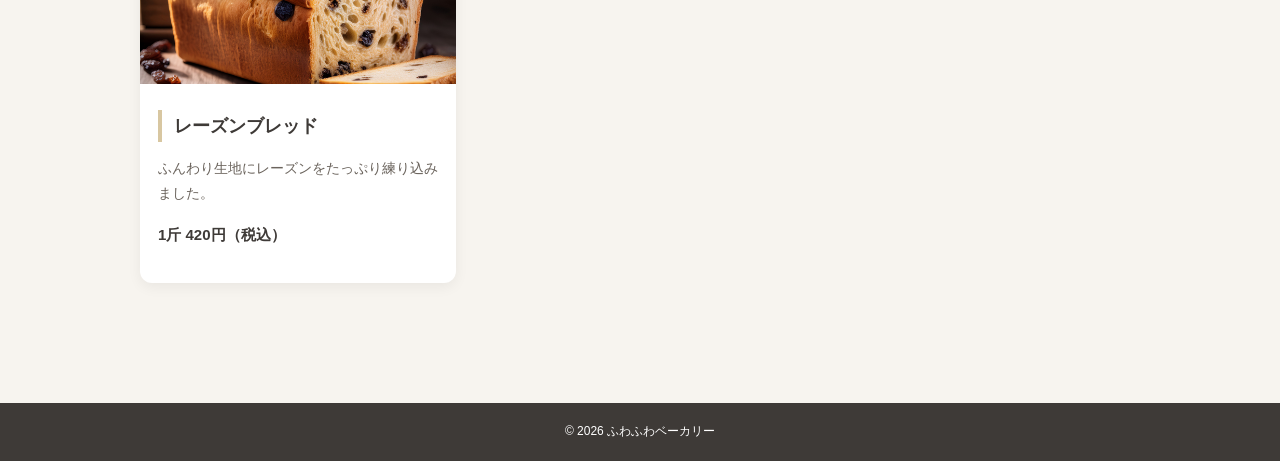
<file: kadai_matumoto/menu.html>
<!DOCTYPE html>
<html lang="ja">
<head>
  <meta charset="UTF-8">
  <title>メニュー一覧 | ふわふわベーカリー></title>
  <meta name="viewport" content="width=device-width, initial-scale=1">
  <link rel="stylesheet" href="./css/ai kadai_matumoto.html.css">
  <style>
    body {
      margin: 0;
      font-family: "Hiragino Sans", "Yu Gothic", sans-serif;
      background: #f7f4ef;
      color: #3e3a37;
      line-height: 1.8;
    }
    .container {
      max-width: 1000px;
      margin: auto;
      padding: 40px 20px 60px;
    }
    h2 {
      text-align: center;
      font-size: 26px;
      margin-bottom: 10px;
    }
    .lead {
      text-align: center;
      color: #6b645d;
      margin-bottom: 40px;
      font-size: 15px;
    }
    .menu-grid {
      display: grid;
      grid-template-columns: repeat(auto-fit, minmax(260px, 1fr));
      gap: 26px;
    }
    .menu-card {
      background: #fff;
      border-radius: 12px;
      box-shadow: 0 4px 14px rgba(0,0,0,0.06);
      overflow: hidden;
      transition: 0.3s;
    }
    .menu-card:hover {
      transform: translateY(-4px);
      box-shadow: 0 6px 18px rgba(0,0,0,0.1);
    }
    .menu-card img {
      width: 100%;
      height: 180px;
      object-fit: cover;
      background: #ddd;
    }
    .menu-content {
      padding: 16px 18px 20px;
    }
    .menu-title {
      font-size: 18px;
      margin: 0 0 6px;
      font-weight: 600;
    }
    .menu-desc {
      font-size: 14px;
      color: #6b645d;
      margin-bottom: 10px;
    }
    .menu-price {
      font-size: 15px;
      font-weight: 600;
      color: #3e3a37;
    }
    footer {
      background: #3e3a37;
      color: #fff;
      text-align: center;
      padding: 18px;
      font-size: 12px;
      margin-top: 60px;
    }
  </style>
</head>
<body>
    <header>
    <h1><a href="index.html">ふわふわベーカリー></a></h1>
    <nav>
      <a href="concept.html">こだわり</a>
      <a href="menu.html">メニュー</a>
      <a href="shop.html">店舗情報</a>
      <a href="contact.html">お問い合わせ</a>
    </nav>
    </header>
    <div class="container">
    <h2>メニュー</h2>
    <p class="lead">定番から季節限定まで、毎日ていねいに焼き上げています。</p>
    <div class="menu-grid">
        <div class="menu-card">
        <img src="./img/shokupan.jpg" alt="ふわふわ食パン">
        <div class="menu-content">
            <h3 class="menu-title">ふわふわ食パン</h3>
            <p class="menu-desc">北海道産小麦100％。しっとり・もっちり食感の看板商品。</p>
            <p class="menu-price">1斤 380円（税込）</p>
        </div>
        </div>
        <div class="menu-card">
        <img src="img/denish.jpg" alt="季節のフルーツデニッシュ">
        <div class="menu-content">
            <h3 class="menu-title">季節のフルーツデニッシュ</h3>
            <p class="menu-desc">旬のフルーツを使った華やかなデニッシュ。</p>
            <p class="menu-price">1個 320円（税込）</p>
        </div>
        </div>
        <div class="menu-card">
        <img src="img/curry.jpg" alt="自家製カレーパン">
        <div class="menu-content">
            <h3 class="menu-title">自家製カレーパン</h3>
            <p class="menu-desc">外はカリッ、中はとろっと。スパイス香る人気商品。</p>
            <p class="menu-price">1個 260円（税込）</p>
        </div>
        </div>
        <div class="menu-card">
        <img src="img/roll.jpg" alt="塩バターロール">
        <div class="menu-content">
            <h3 class="menu-title">塩バターロール</h3>
            <p class="menu-desc">バターの香りと塩気が絶妙。朝食にぴったり。</p>
            <p class="menu-price">1個 140円（税込）</p>
        </div>
        </div>
        <div class="menu-card">
        <img src="img/cream.jpg" alt="ふわふわクリームパン">
        <div class="menu-content">
            <h3 class="menu-title">ふわふわクリームパン</h3>
            <p class="menu-desc">自家製カスタードがたっぷり入ったやさしい甘さ。</p>
            <p class="menu-price">1個 220円（税込）</p>
        </div>
        </div>
        <div class="menu-card">
        <img src="img/sandwich.jpg" alt="日替わりサンドイッチ">
        <div class="menu-content">
            <h3 class="menu-title">日替わりサンドイッチ</h3>
            <p class="menu-desc">ふわふわ食パンを使ったボリューム満点のサンド。</p>
            <p class="menu-price">1パック 420円〜（税込）</p>
        </div>
        </div>
        <div class="menu-card">
        <img src="img/anko.jpg" alt="あんバターフランス">
        <div class="menu-content">
            <h3 class="menu-title">あんバターフランス</h3>
            <p class="menu-desc">甘さ控えめの粒あんとバターの相性が抜群。</p>
            <p class="menu-price">1個 260円（税込）</p>
        </div>
        </div>
        <div class="menu-card">
        <img src="img/choco.jpg" alt="チョココロネ">
        <div class="menu-content">
            <h3 class="menu-title">チョココロネ</h3>
            <p class="menu-desc">子どもに人気。なめらかなチョコクリーム入り。</p>
            <p class="menu-price">1個 180円（税込）</p>
        </div>
        </div>
        <div class="menu-card">
        <img src="img/bagel.jpg" alt="プレーンベーグル">
        <div class="menu-content">
            <h3 class="menu-title">プレーンベーグル</h3>
            <p class="menu-desc">もちもち食感が魅力。シンプルで飽きのこない味。</p>
            <p class="menu-price">1個 200円（税込）</p>
        </div>
        </div>
        <div class="menu-card">
        <img src="img/raisin.jpg" alt="レーズンブレッド">
        <div class="menu-content">
            <h3 class="menu-title">レーズンブレッド</h3>
            <p class="menu-desc">ふんわり生地にレーズンをたっぷり練り込みました。</p>
            <p class="menu-price">1斤 420円（税込）</p>
        </div>
        </div>
    </div>
    </div>
    <footer>
    © 2026 ふわふわベーカリー
    </footer>
</body>
</html>
</file>
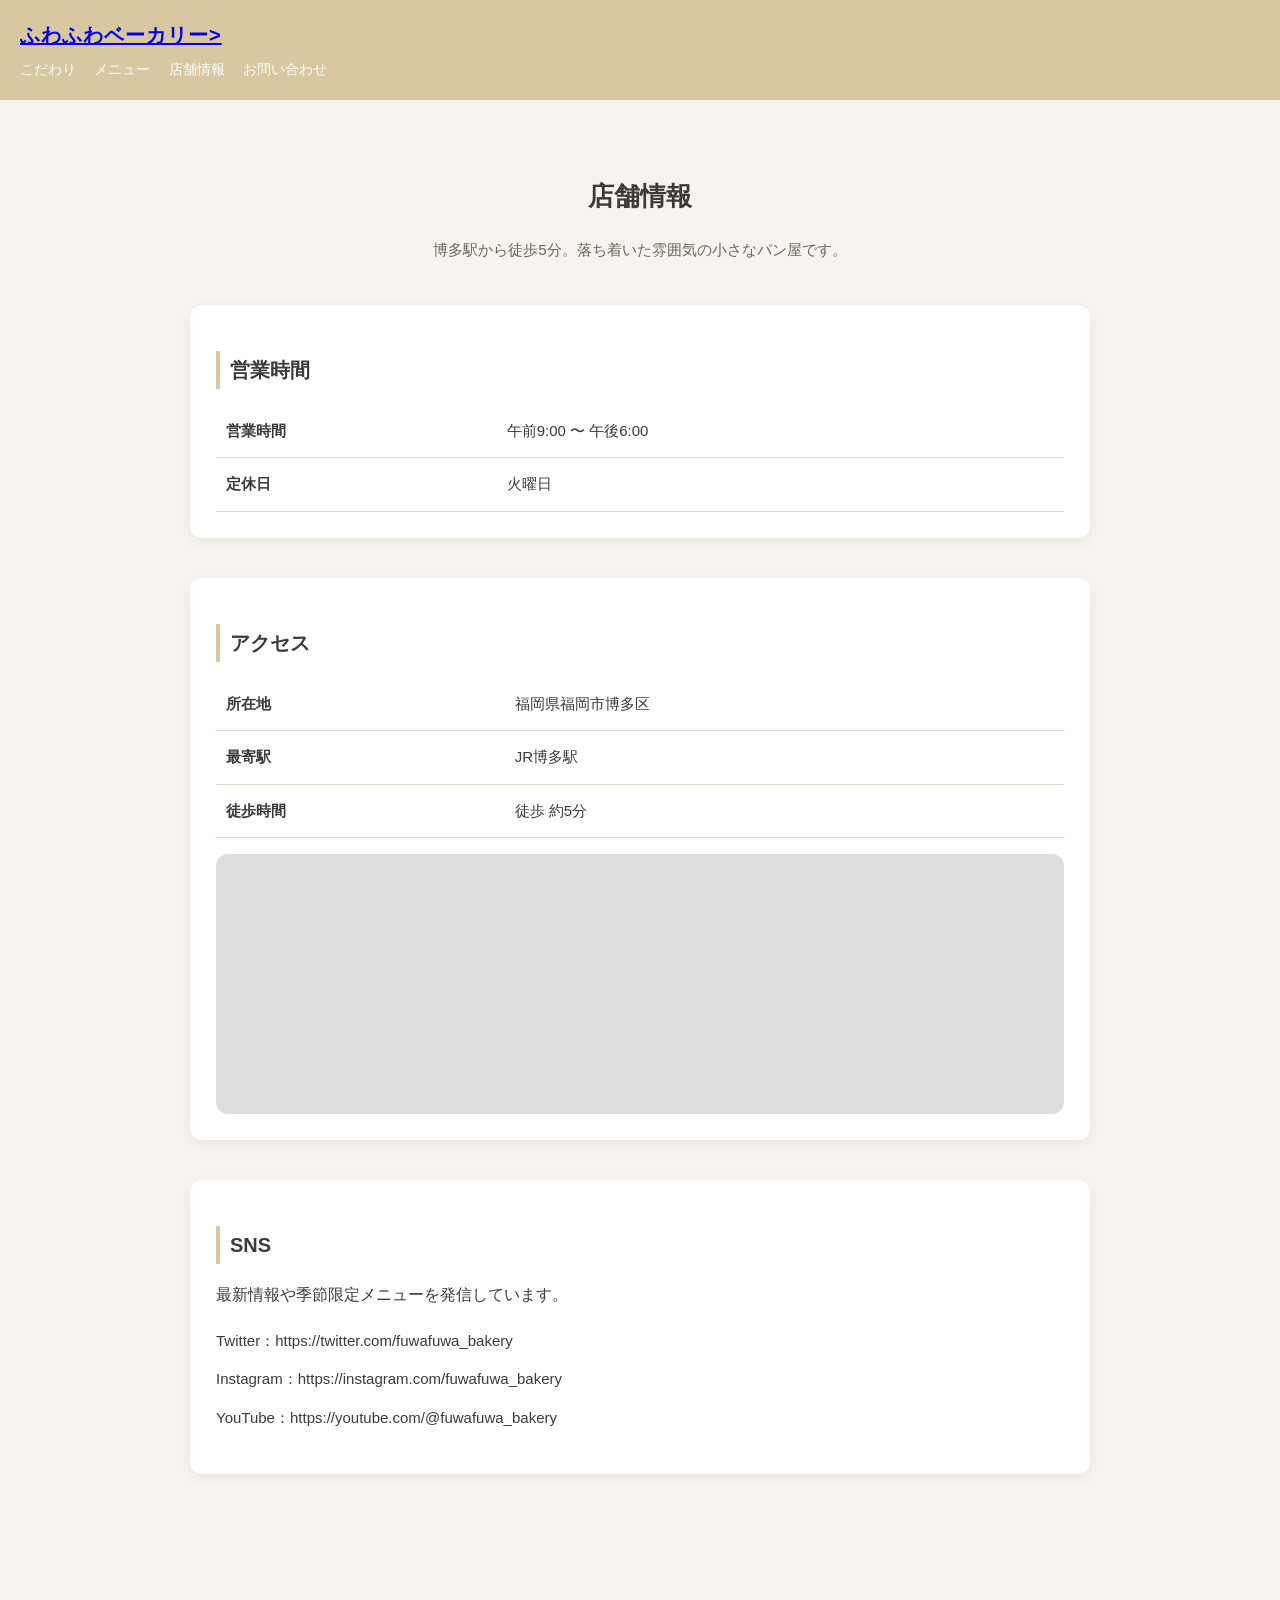
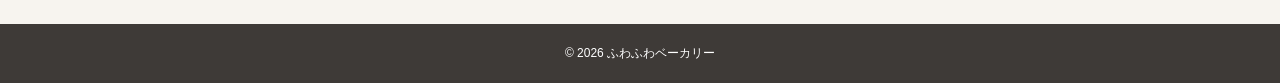
<file: kadai_matumoto/shop.html>
<!DOCTYPE html>
<html lang="ja">
<head>
  <meta charset="UTF-8">
  <title>店舗情報 | ふわふわベーカリー></title>
  <meta name="viewport" content="width=device-width, initial-scale=1">
  <link rel="stylesheet" href="./css/ai kadai_matumoto.html.css">
  <style>
    body {
      margin: 0;
      font-family: "Hiragino Sans", "Yu Gothic", sans-serif;
      background: #f7f4ef;
      color: #3e3a37;
      line-height: 1.9;
    }
    .container {
      max-width: 900px;
      margin: auto;
      padding: 50px 20px;
    }
    h2 {
      font-size: 26px;
      margin-bottom: 12px;
      text-align: center;
      font-weight: 600;
    }
    .lead {
      text-align: center;
      font-size: 15px;
      color: #6b645d;
      margin-bottom: 40px;
    }
    .info-box {
      background: #fff;
      padding: 26px;
      border-radius: 12px;
      box-shadow: 0 4px 14px rgba(0,0,0,0.06);
      margin-bottom: 40px;
    }
    .info-box h3 {
      font-size: 20px;
      margin-bottom: 10px;
      border-left: 4px solid #d8c7a1;
      padding-left: 10px;
      font-weight: 600;
    }
    .info-table {
      width: 100%;
      border-collapse: collapse;
      margin-top: 16px;
    }
    .info-table th,
    .info-table td {
      padding: 12px 10px;
      border-bottom: 1px solid #e0d8c8;
      font-size: 15px;
      text-align: left;
    }
    .map {
      width: 100%;
      height: 260px;
      background: #ddd;
      border-radius: 12px;
      display: flex;
      align-items: center;
      justify-content: center;
      color: #666;
      margin-top: 16px;
    }
    .sns-list {
      list-style: none;
      padding: 0;
      margin-top: 16px;
    }
    .sns-list li {
      margin-bottom: 10px;
      font-size: 15px;
    }
    .sns-list a {
      color: #3e3a37;
      text-decoration: none;
    }
    .sns-list a:hover {
      text-decoration: underline;
    }
    footer {
      background: #3e3a37;
      color: #fff;
      text-align: center;
      padding: 18px;
      font-size: 12px;
      margin-top: 60px;
    }
  </style>
</head>
<body>
    <header>
    <h1><a href="index.html">ふわふわベーカリー></a></h1>
    <nav>
      <a href="concept.html">こだわり</a>
      <a href="menu.html">メニュー</a>
      <a href="shop.html">店舗情報</a>
      <a href="contact.html">お問い合わせ</a>
    </nav>
    </header>
    <div class="container">
    <h2>店舗情報</h2>
    <p class="lead">博多駅から徒歩5分。落ち着いた雰囲気の小さなパン屋です。</p>
    <div class="info-box">
        <h3>営業時間</h3>
        <table class="info-table">
        <tr>
            <th>営業時間</th>
            <td>午前9:00 〜 午後6:00</td>
        </tr>
        <tr>
            <th>定休日</th>
            <td>火曜日</td>
        </tr>
        </table>
    </div>
    <div class="info-box">
        <h3>アクセス</h3>
        <table class="info-table">
        <tr>
            <th>所在地</th>
            <td>福岡県福岡市博多区</td>
        </tr>
        <tr>
            <th>最寄駅</th>
            <td>JR博多駅</td>
        </tr>
        <tr>
            <th>徒歩時間</th>
            <td>徒歩 約5分</td>
        </tr>
        </table>
        <div class="map"><iframe src="https://www.google.com/maps/embed?pb=!1m18!1m12!1m3!1d53187.008933105804!2d130.39956616082267!3d33.57446618821815!2m3!1f0!2f0!3f0!3m2!1i1024!2i768!4f13.1!3m3!1m2!1s0x3541904f79dbf931%3A0xf9c4c73e319d9e4a!2z56aP5bKh55yM56aP5bKh5biC5Y2a5aSa5Yy6!5e0!3m2!1sja!2sjp!4v1777355067202!5m2!1sja!2sjp" width="1000" height="260" style="border:0;" allowfullscreen="" loading="lazy" referrerpolicy="no-referrer-when-downgrade"></iframe></div>
    </div>
    <div class="info-box">
        <h3>SNS</h3>
        <p>最新情報や季節限定メニューを発信しています。</p>
        <ul class="sns-list">
        <li>Twitter：<a href="#">https://twitter.com/fuwafuwa_bakery</a></li>
        <li>Instagram：<a href="#">https://instagram.com/fuwafuwa_bakery</a></li>
        <li>YouTube：<a href="#">https://youtube.com/@fuwafuwa_bakery</a></li>
        </ul>
    </div>
    </div>
    <footer>
    © 2026 ふわふわベーカリー
    </footer>
</body>
</html>
</file>
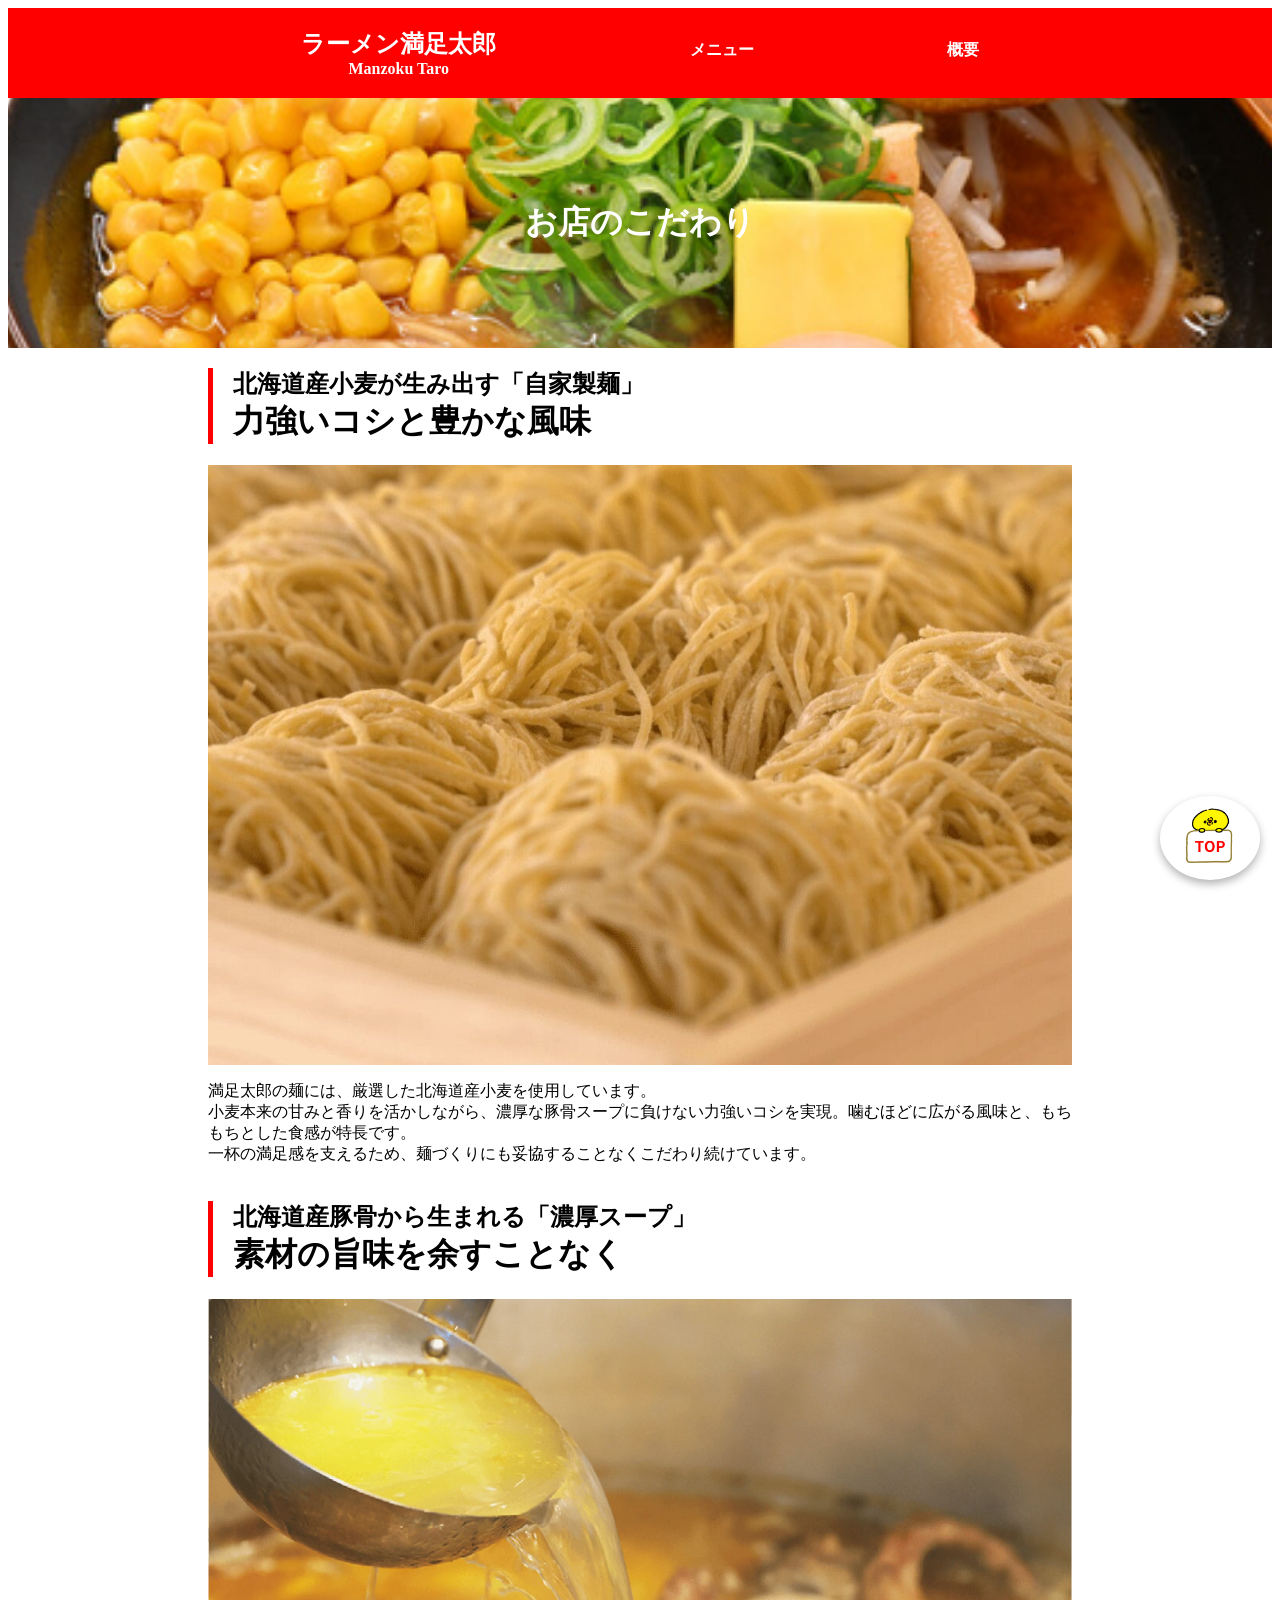
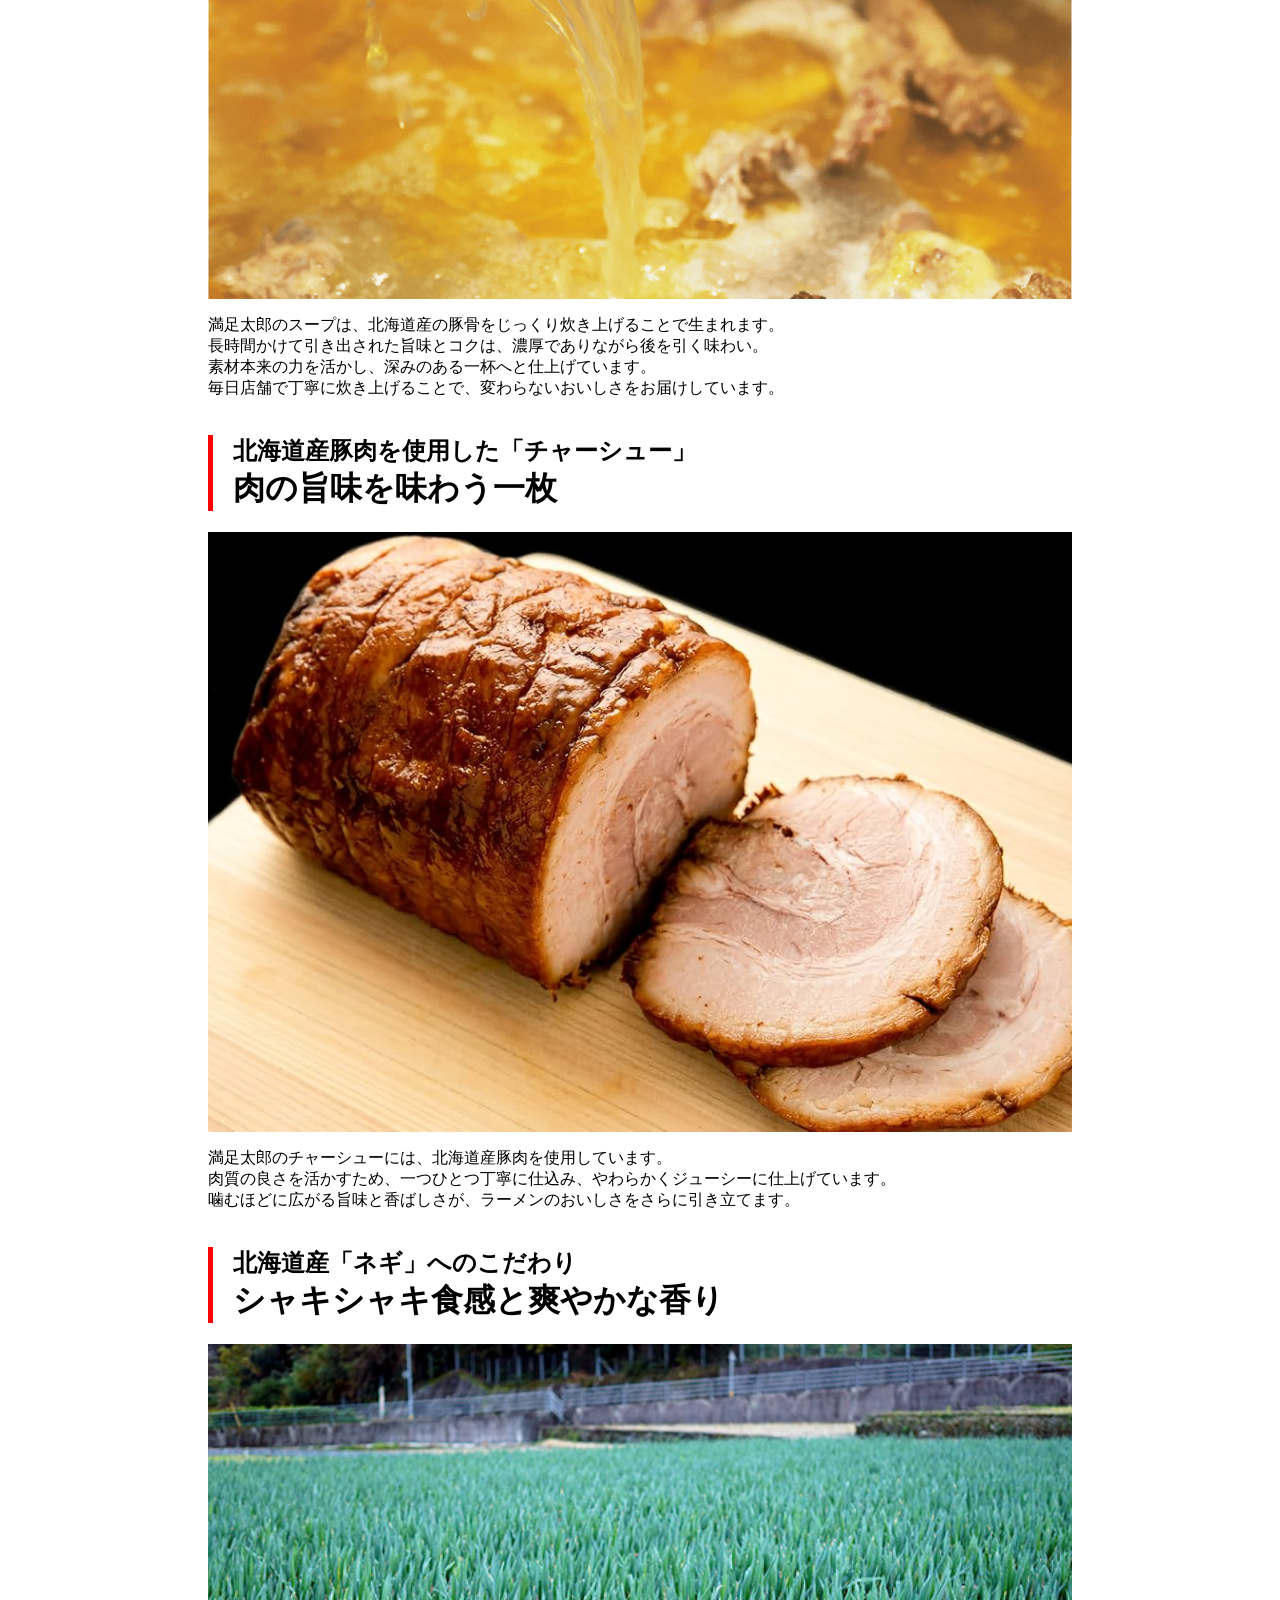
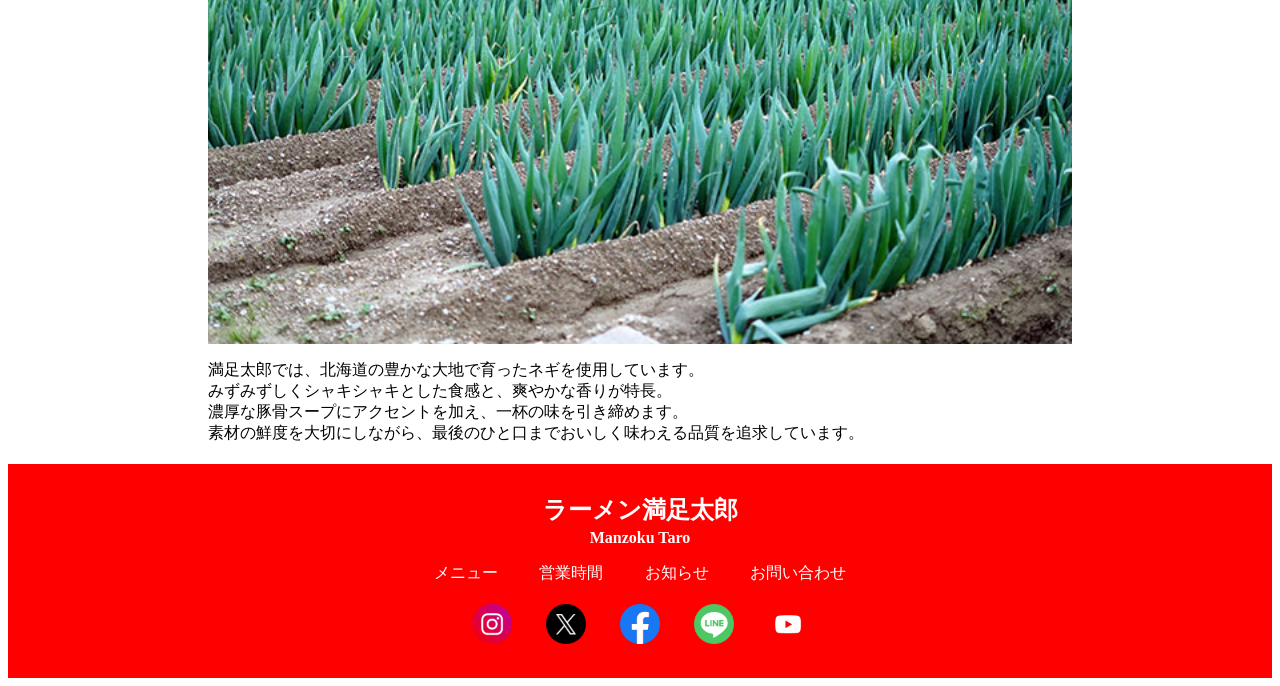
<file: site_18/kodawari.html>
<!DOCTYPE html>
<html lang="ja">
<head>
    <meta charset="UTF-8">
    <link rel="stylesheet" href="./css/style.css">
    <script src="./script/script.js" defer></script>
    <link rel="icon" href="./img/icon.png">
    <title>ラーメン満足太郎</title>
</head>
<body id="top">
    <header>
        <div class="header">
            <div class="index"><a href="index.html"><h2 class="ra-menmazokutaro">ラーメン満足太郎</h2>Manzoku Taro</a></div>
            <div class="menu"><a href="menu.html"  rel="noopener noreferrer"> メニュー</a></div>
            <div class="notice"><a href="overview.html"  rel="noopener noreferrer">概要</a></div>
        </div>
    </header>
    <main>
        <div class="h1">
                <h1 class="h11">
                    お店のこだわり
                </h1>
        </div>
        <div class="in">
            <h2 class="ko11" id="ko1">北海道産小麦が生み出す「自家製麺」</h2><br>
            <h1 class="ko12">力強いコシと豊かな風味</h1>
            <img class="ko1" src="./img/kodawari_men.jpg" alt="麺">
            <p>
                満足太郎の麺には、厳選した北海道産小麦を使用しています。<br>
                小麦本来の甘みと香りを活かしながら、濃厚な豚骨スープに負けない力強いコシを実現。噛むほどに広がる風味と、もちもちとした食感が特長です。<br>
                一杯の満足感を支えるため、麺づくりにも妥協することなくこだわり続けています。
            </p>
            <h2 class="ko21" id="ko2">北海道産豚骨から生まれる「濃厚スープ」</h2><br>
            <h1 class="ko22">素材の旨味を余すことなく</h1>
            <img class= "ko2" src="./img/kodawari_supu.webp" alt="スープ">
            <p>
                満足太郎のスープは、北海道産の豚骨をじっくり炊き上げることで生まれます。<br>
                長時間かけて引き出された旨味とコクは、濃厚でありながら後を引く味わい。<br>素材本来の力を活かし、深みのある一杯へと仕上げています。<br>
                毎日店舗で丁寧に炊き上げることで、変わらないおいしさをお届けしています。
            </p>
            <h2 class="ko31" id="ko3">北海道産豚肉を使用した「チャーシュー」</h2><br>
            <h1 class="ko32">肉の旨味を味わう一枚</h1>
            <img class="ko3" src="./img/kodawari_tyashu.jpg" alt="チャーシュー">
            <p>
                満足太郎のチャーシューには、北海道産豚肉を使用しています。<br>
                肉質の良さを活かすため、一つひとつ丁寧に仕込み、やわらかくジューシーに仕上げています。<br>
                噛むほどに広がる旨味と香ばしさが、ラーメンのおいしさをさらに引き立てます。
            </p>
            <h2 class="ko41" id="ko4">北海道産「ネギ」へのこだわり</h2><br>
            <h1 class="ko42">シャキシャキ食感と爽やかな香り</h1>
            <img class="ko4" src="./img/kodawari_negi.jpg" alt="ネギ">
            <p>
                満足太郎では、北海道の豊かな大地で育ったネギを使用しています。<br>
                みずみずしくシャキシャキとした食感と、爽やかな香りが特長。<br>濃厚な豚骨スープにアクセントを加え、一杯の味を引き締めます。<br>
                素材の鮮度を大切にしながら、最後のひと口までおいしく味わえる品質を追求しています。
            </p>
        </div>
    </main>
    <footer>
        <div class="footer">
            <div class="index"><a href="index.html"><h2 class="ra-menmazokutaro">ラーメン満足太郎</h2 ><p class="footer_Manzoku">Manzoku Taro</p></a></div>
            <div class="footer2">
                <div class="menu2"><a href="menu.html" rel="noopener noreferrer"> メニュー</a></div>
                <div class="notice2"><a href="overview.html#ei" rel="noopener noreferrer">営業時間</a></div>
                <div class="store2"><a href="overview.html#osi" rel="noopener noreferrer">お知らせ</a></div>
                <div class="inquiry2"><a href="overview.html#otoi"_blank" rel="noopener noreferrer">お問い合わせ</a></div>
            </div>
        </div>
        <div class="SNSicon">
            <a href="https://www.instagram.com/?hl=ja" target="_blank" rel="noopener noreferrer" rel="noopener noreferrer"><img class="SNSicon_instagram" src="img/SNSアイコン/icon_instagram.png" alt=instagram></a>
            <a href="https://x.com/?lang=ja" target="_blank" rel="noopener noreferrer" rel="noopener noreferrer"><img class="SNSicon_x" src="img/SNSアイコン/icon_x.png" alt=x></a>
            <a href="https://www.facebook.com/login/?next=https%3A%2F%2Fwww.facebook.com%2F%3Flocale%3Dja_JP" target="_blank" rel="noopener noreferrer" rel="noopener noreferrer"><img class="SNSicon_fb" src="img/SNSアイコン/icon_fb.png" alt=fb></a>
            <a href="https://www.line.me/ja/" target="_blank" rel="noopener noreferrer" rel="noopener noreferrer"><img class="SNSicon_line" src="img/SNSアイコン/icon_line.png" alt=line></a>
            <a href="https://www.youtube.com/?app=desktop&hl=ja" target="_blank" rel="noopener noreferrer" rel="noopener noreferrer"><img class="SNSicon_youtube" src="img/SNSアイコン/icon_youtube.png" alt=youtube></a>
        </div>
    </footer>
    <a href="#top" class="pagetop"><img class="top_gazo" src="./img/top.png" alt="topへ戻る"></a>
</body>
<style>
    .in {
        padding-right: 200px;
        padding-left: 200px;
    }
    @media screen and (max-width: 768px){
        .in{
        padding-left: 20px;
        padding-right: 20px;
        }
    }
</style>
</html>
</file>
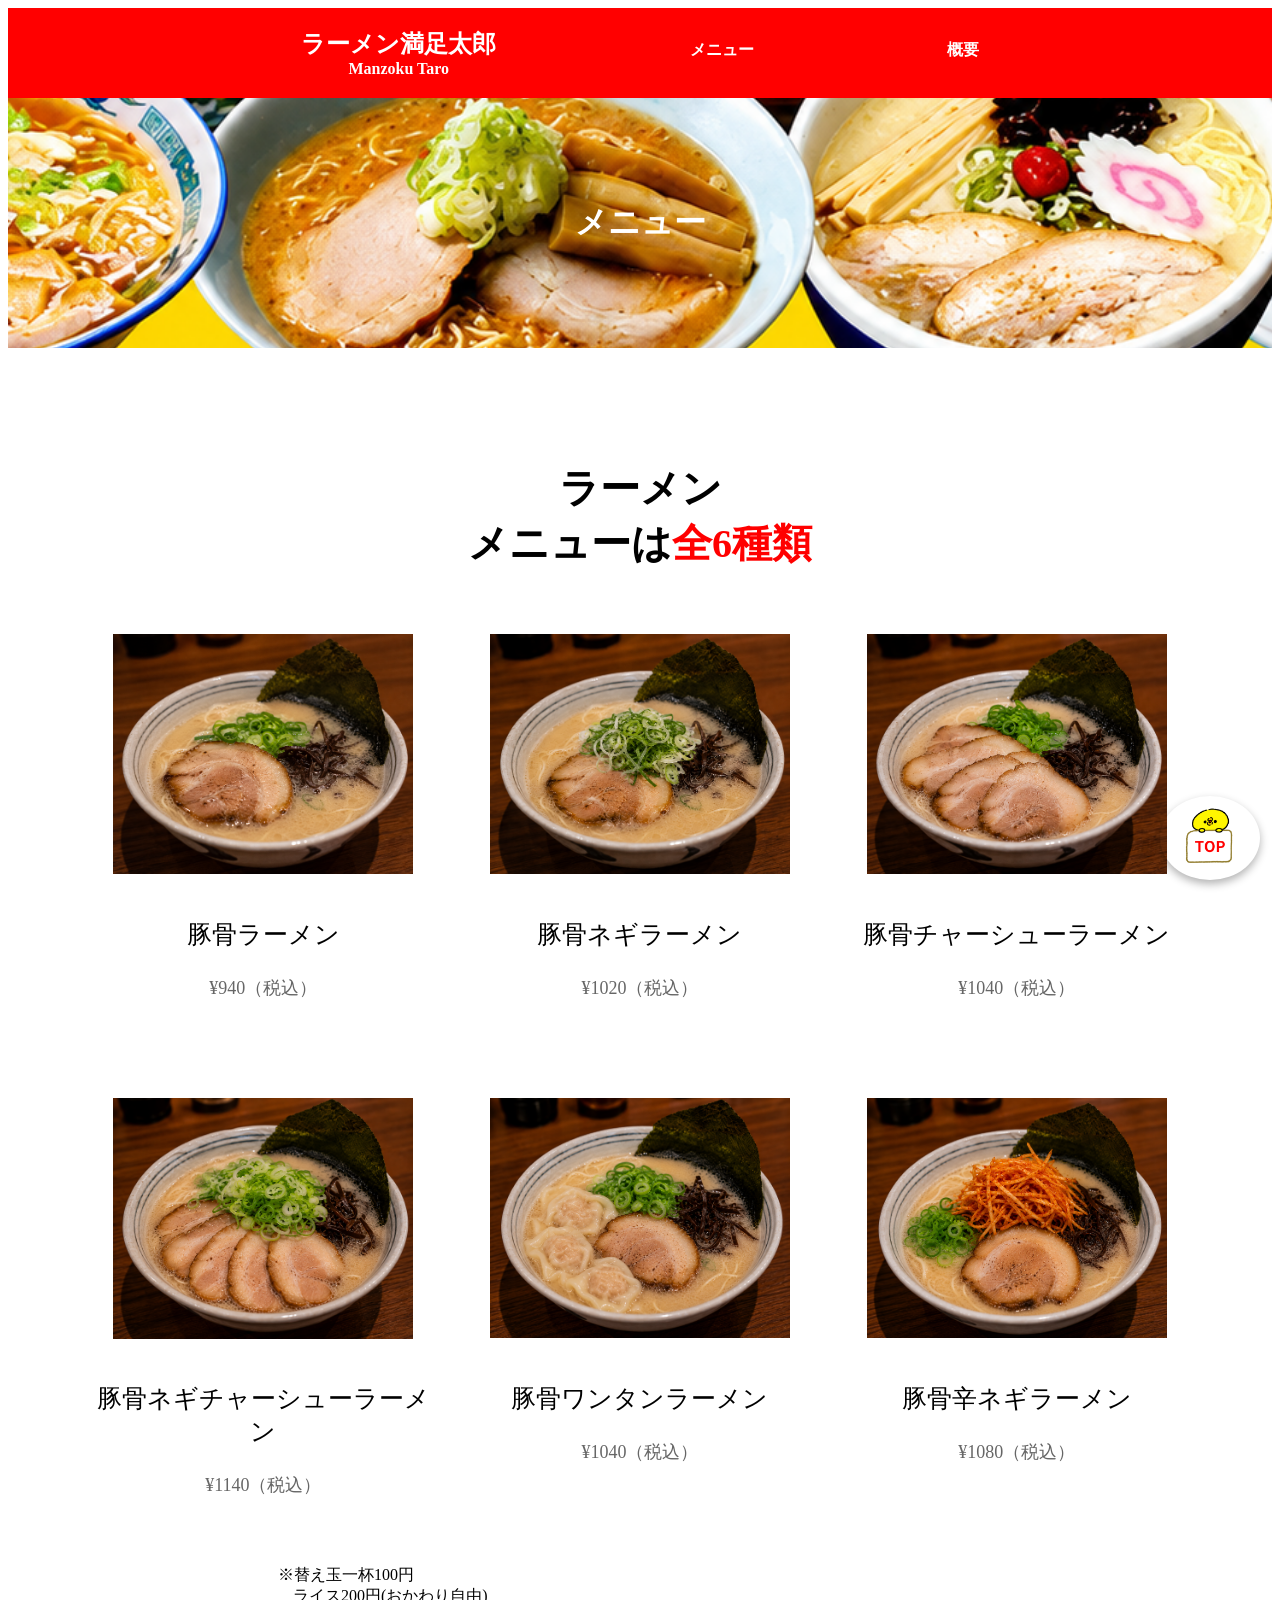
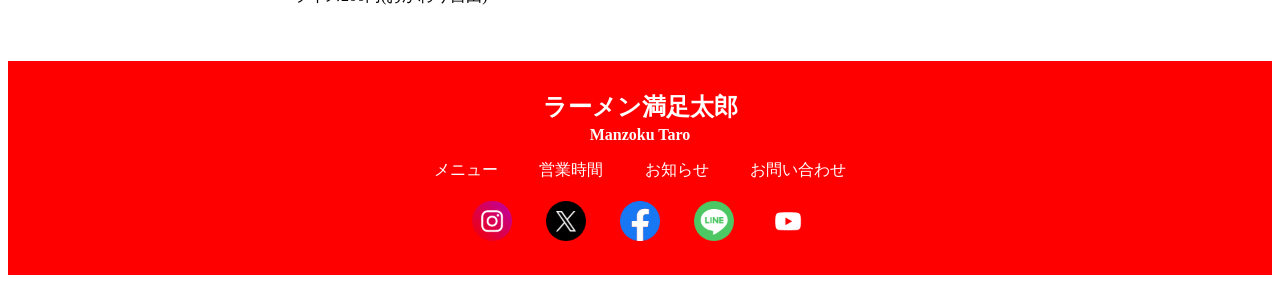
<file: site_18/menu.html>
<!DOCTYPE html>
<html lang="ja">
<head>
    <meta charset="UTF-8">
    <link rel="stylesheet" href="./css/style.css">
    <script src="./script/script.js" defer></script>
    <link rel="icon" href="./img/icon.png">
    <title>ラーメン満足太郎</title>
</head>
<body id="top">
    <header>
        <div class="header">
            <div class="index"><a href="index.html"><h2 class="ra-menmazokutaro">ラーメン満足太郎</h2>Manzoku Taro</a></div>
            <div class="menu"><a href="menu.html"  rel="noopener noreferrer"> メニュー</a></div>
            <div class="notice"><a href="overview.html"  rel="noopener noreferrer">概要</a></div>
        </div>
    </header>
    <main>
        <div class="h1-2">
                <h1 class="h11">
                    メニュー
                </h1>
            </div>
        <div class="in">
            <div class="imm">
                <section class="menu-section">
                <h2 class="ra">ラーメン</h2>
                <h2 class="me">メニューは<span>全6種類</span></h2>
                <div class="menu-list">
                    <div class="menu-item">
                        <img class="ton" src="./img/menu/nomal.png" alt="豚骨ラーメン">
                        <p class="name">豚骨ラーメン</p>
                        <p class="price">¥940（税込）</p>
                    </div>
    
                    <div class="menu-item">
                        <img src="./img/menu/negi.png" alt="豚骨ネギ麺">
                        <p class="name">豚骨ネギラーメン</p>
                        <p class="price">¥1020（税込）</p>
                    </div>
                    <div class="menu-item">
                        <img class="tyasyura" src="./img/menu/tyasyu.png" alt="豚骨チャーシューラーメン">
                        <p class="name">豚骨チャーシューラーメン</p>
                        <p class="price">¥1040（税込）</p>
                    </div>
    
                    <div class="menu-item">
                        <img src="./img/menu/negitya.png" alt="豚骨ネギチャーシューラーメン">
                        <p class="name">豚骨ネギチャーシューラーメン</p>
                        <p class="price">¥1140（税込）</p>
                    </div>
                    <div class="menu-item">
                        <img src="./img/menu/wantan.png" alt="豚骨ワンタンラーメン">
                        <p class="name">豚骨ワンタンラーメン</p>
                        <p class="price">¥1040（税込）</p>
                    </div>
                    <div class="menu-item">
                        <img class="kara" src="./img/menu/karanegi.png" alt="豚骨辛ネギラーメン">
                        <p class="name">豚骨辛ネギラーメン</p>
                        <p class="price">¥1080（税込）</p>
                    </div>
                </div>
                </section>
                <p class="kaedama">※替え玉一杯100円</p>
                <p class="rice">ライス200円(おかわり自由)</p>
            </div>
        </div>
    </main> 
        <br>
    <footer>
        <div class="footer">
            <div class="index"><a href="index.html"><h2 class="ra-menmazokutaro">ラーメン満足太郎</h2 ><p class="footer_Manzoku">Manzoku Taro</p></a></div>
            <div class="footer2">
                <div class="menu2"><a href="menu.html"  rel="noopener noreferrer"> メニュー</a></div>
                <div class="notice2"><a href="overview.html#ei"  rel="noopener noreferrer">営業時間</a></div>
                <div class="store2"><a href="overview.html#osi"  rel="noopener noreferrer">お知らせ</a></div>
                <div class="inquiry2"><a href="overview.html#otoi" rel="noopener noreferrer">お問い合わせ</a></div>
            </div>
        </div>
        <div class="SNSicon">
            <a href="https://www.instagram.com/?hl=ja" target="_blank" rel="noopener noreferrer" rel="noopener noreferrer"><img class="SNSicon_instagram" src="img/SNSアイコン/icon_instagram.png" alt=instagram></a>
            <a href="https://x.com/?lang=ja" target="_blank" rel="noopener noreferrer" rel="noopener noreferrer"><img class="SNSicon_x" src="img/SNSアイコン/icon_x.png" alt=x></a>
            <a href="https://www.facebook.com/login/?next=https%3A%2F%2Fwww.facebook.com%2F%3Flocale%3Dja_JP" target="_blank" rel="noopener noreferrer" rel="noopener noreferrer"><img class="SNSicon_fb" src="img/SNSアイコン/icon_fb.png" alt=fb></a>
            <a href="https://www.line.me/ja/" target="_blank" rel="noopener noreferrer" rel="noopener noreferrer"><img class="SNSicon_line" src="img/SNSアイコン/icon_line.png" alt=line></a>
            <a href="https://www.youtube.com/?app=desktop&hl=ja" target="_blank" rel="noopener noreferrer" rel="noopener noreferrer"><img class="SNSicon_youtube" src="img/SNSアイコン/icon_youtube.png" alt=youtube></a>
        </div>
    </footer>
    <a href="#top" class="pagetop"><img class="top_gazo" src="./img/top.png" alt="topへ戻る"></a>
</body>
</html>
</file>
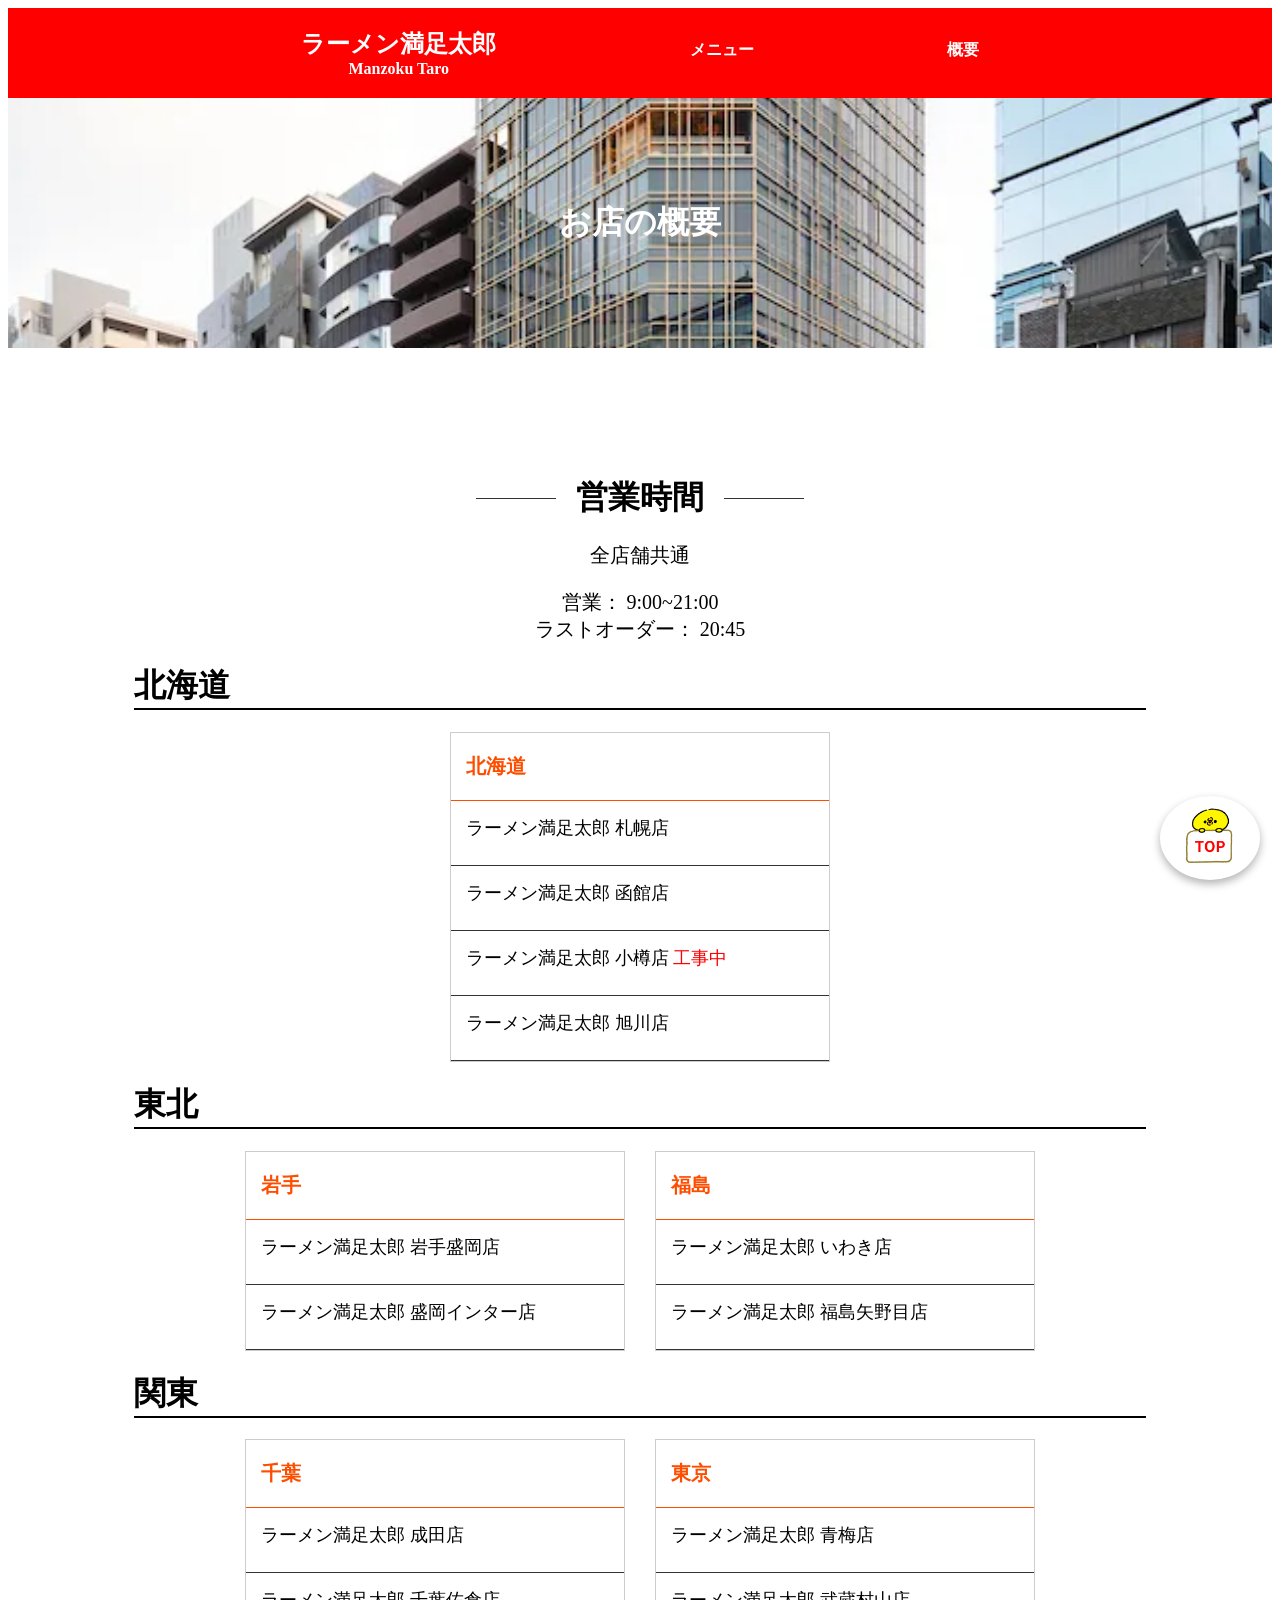
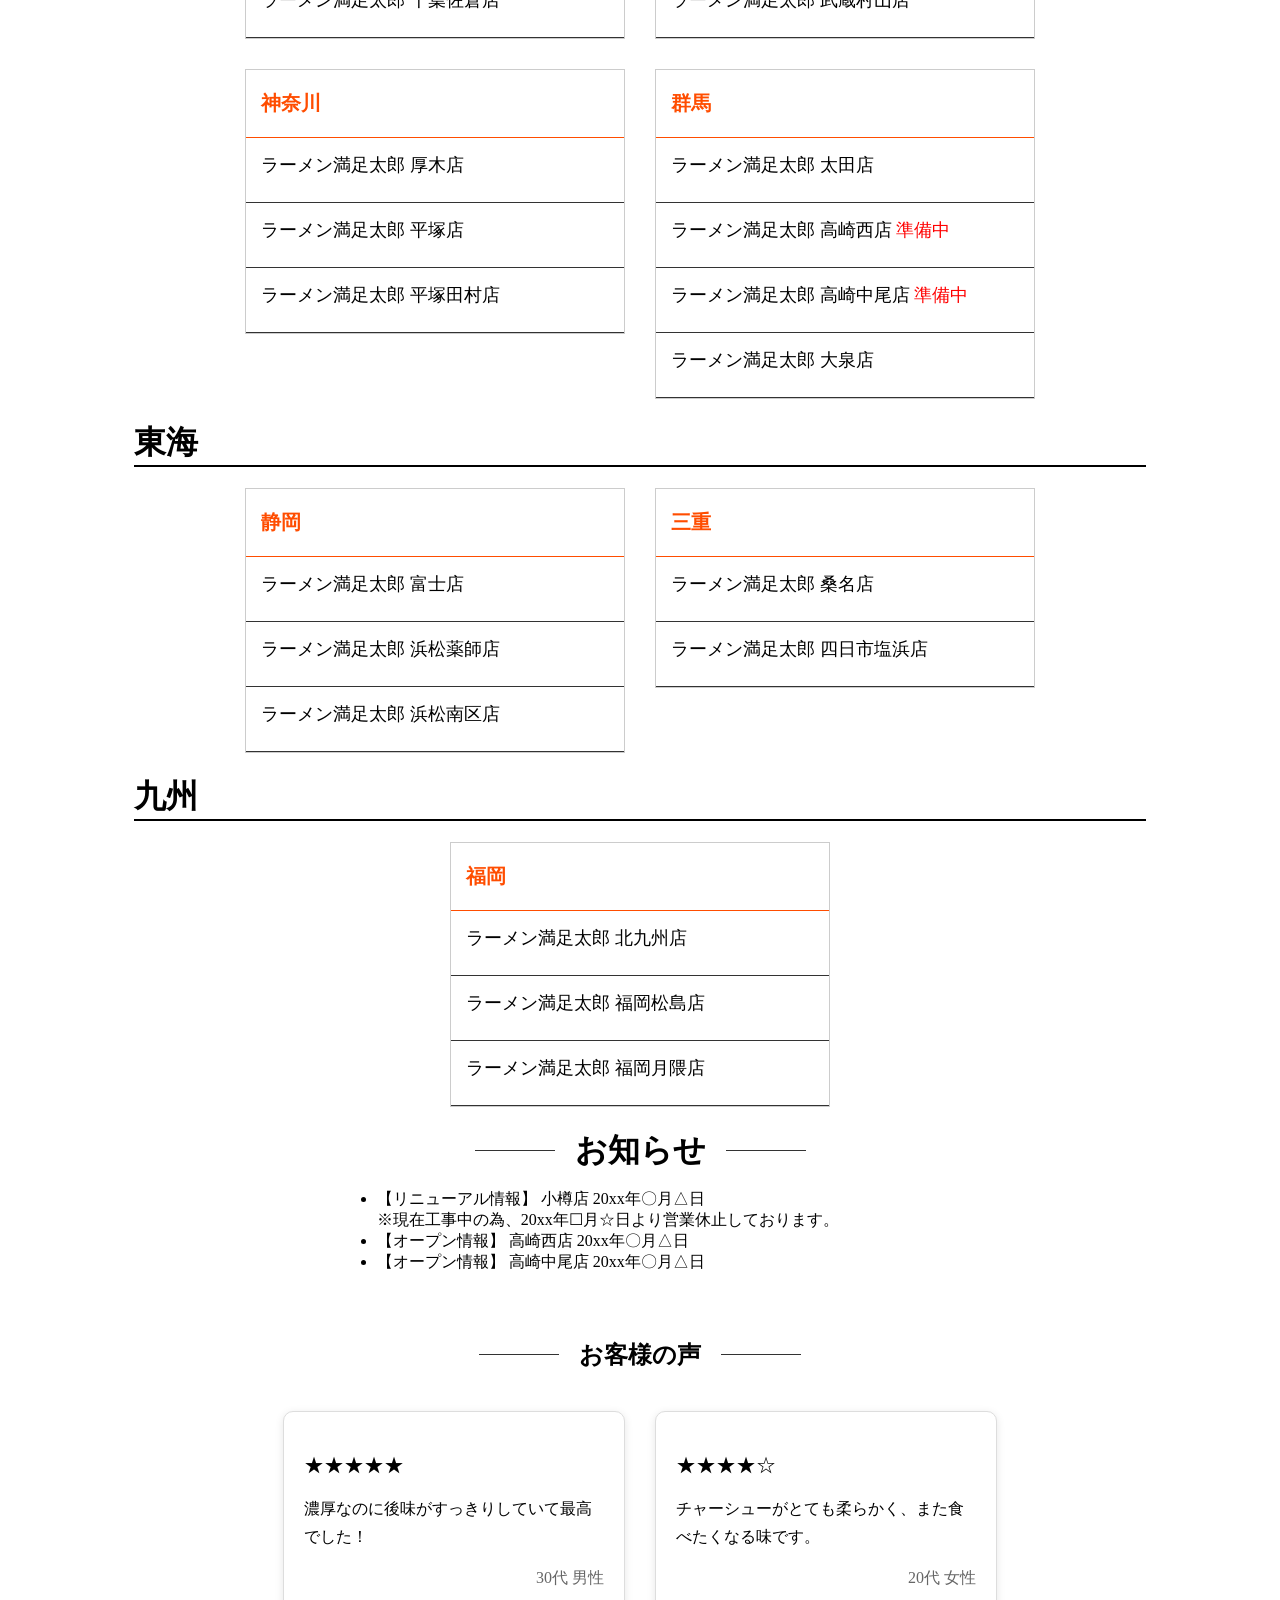
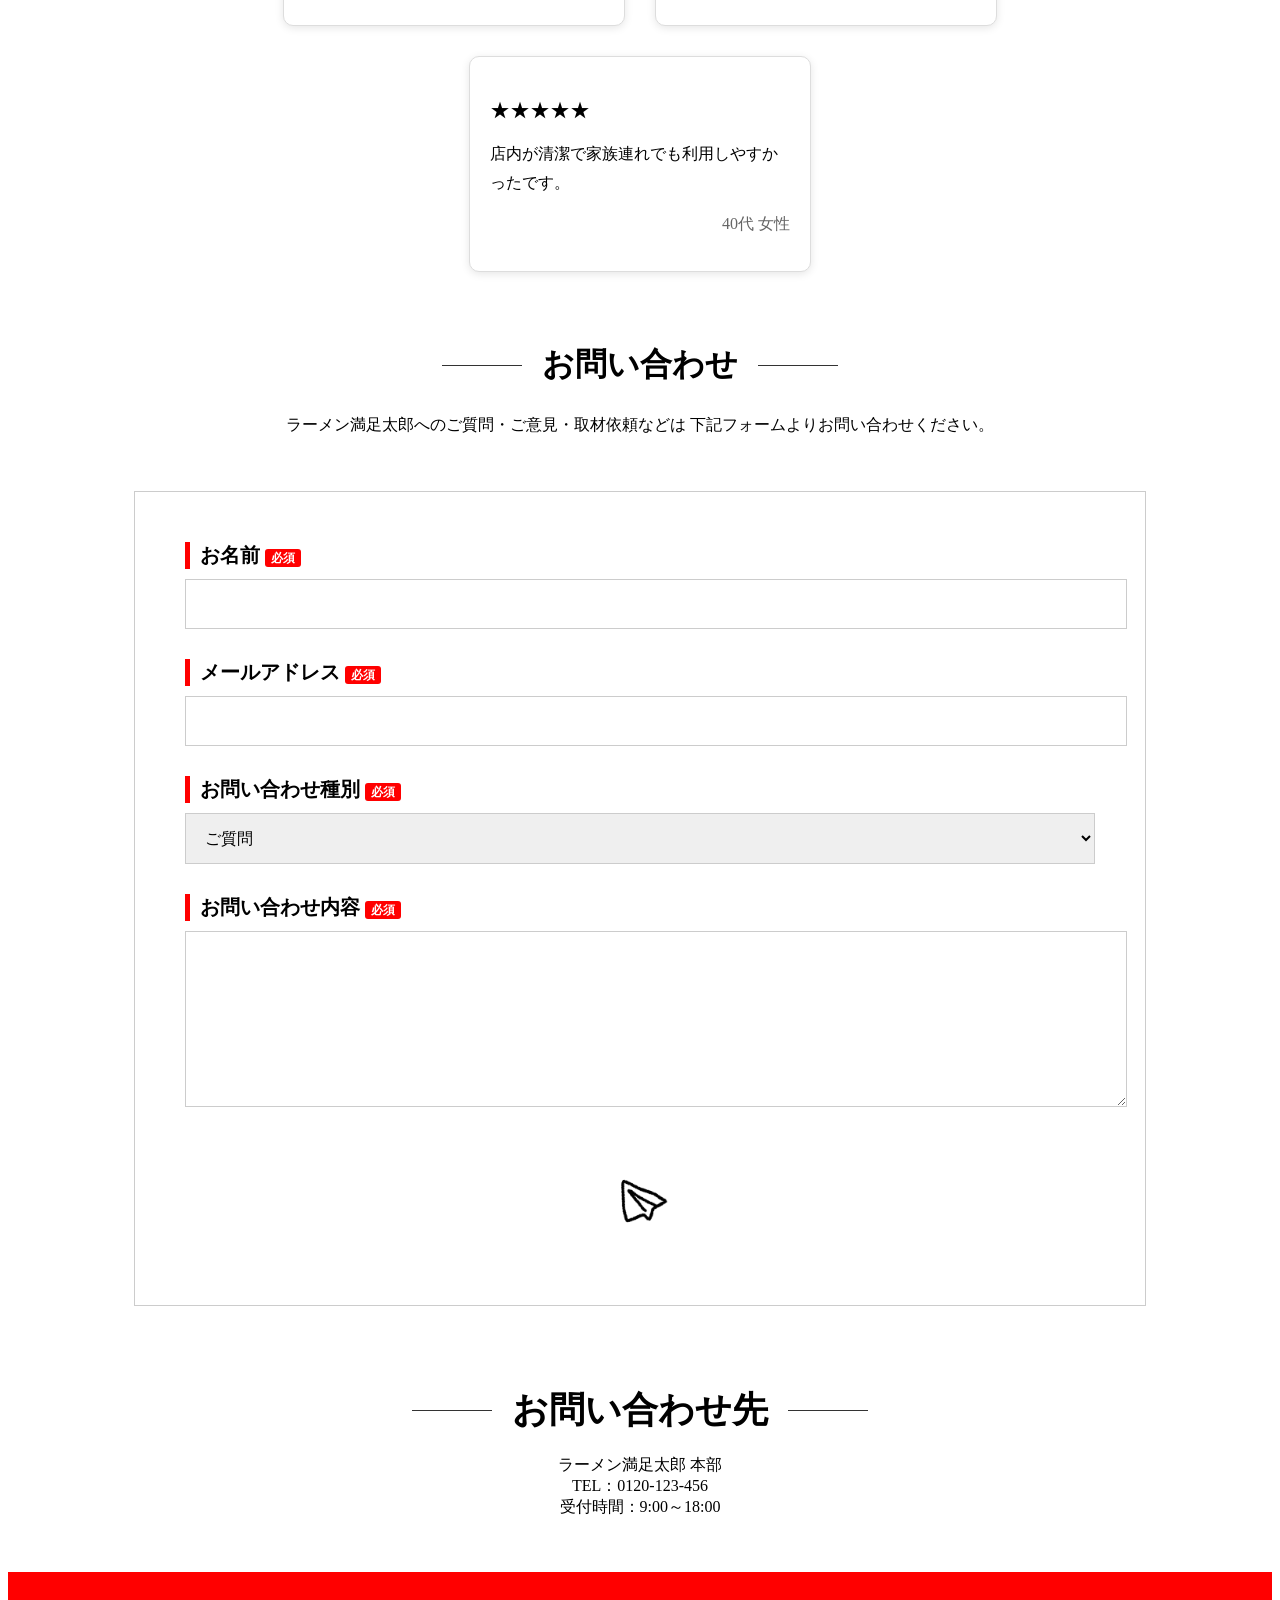
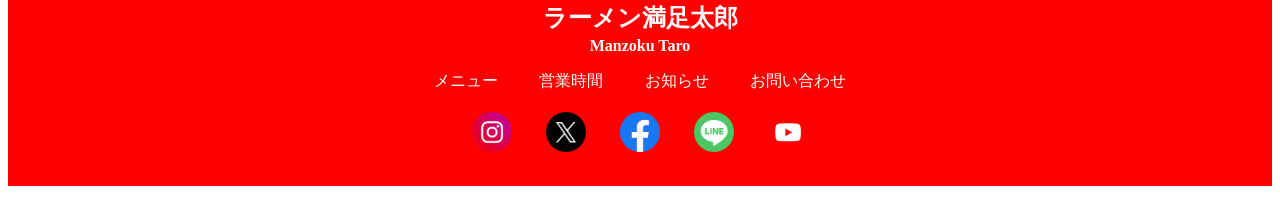
<file: site_18/overview.html>
<!DOCTYPE html>
<html lang="ja">
<head>
    <meta charset="UTF-8">
    <link rel="stylesheet" href="./css/style.css">
    <script src="./script/script.js" defer></script>
    <link rel="icon" href="./img/icon.png">
    <title>ラーメン満足太郎</title>
</head>
<body id="top">
    <header>
        <div class="header">
            <div class="index"><a href="index.html"><h2 class="ra-menmazokutaro">ラーメン満足太郎</h2>Manzoku Taro</a></div>
            <div class="menu"><a href="menu.html"  rel="noopener noreferrer"> メニュー</a></div>
            <div class="notice"><a href="overview.html"  rel="noopener noreferrer">概要</a></div>
        </div>
    </header>
    <main><div class="h1-3">
                <h1 class="h11">
                    お店の概要
                </h1>
            </div>
        <div class="in">
            <div class="header02">
                <div class="ei"><a href="overview.html#ei"  rel="noopener noreferrer">営業時間</a></div>
                <div class="osi"><a href="overview.html#osi"  rel="noopener noreferrer">お知らせ</a></div>
                <div class="otoi"><a href="overview.html#otoi"  rel="noopener noreferrer">お問い合わせ</a></div>
            </div>
            <div class="main">
                <h1 class="h1ei" id="ei">営業時間</h1>
                <p class="kyoutuu">全店舗共通</p>
                <p class="jikan">営業： 9:00~21:00<br>ラストオーダー：  20:45</p>
            <div>
                <h1 class="h111">北海道</h1>
                <div class="area-list">
                        <div class="area-box">
                            <h2><span>北海道</span></h2>
                            <div class="shop">
                                <div class="shop-name">ラーメン満足太郎 札幌店</div>
                            </div>
                            <div class="shop">
                                <div class="shop-name">ラーメン満足太郎 函館店</div>
                            </div>
                            <div class="shop">
                                <div class="shop-name">ラーメン満足太郎 小樽店  <span class="span">工事中</span></div>
                            </div>
                            <div class="shop">
                                <div class="shop-name">ラーメン満足太郎 旭川店</div>
                            </div>
                        </div>
                </div>
                </div>
                <div>
                    <h1 class="h111">東北</h1>
                    <div class="area-list">
                        <div class="area-box">
                            <h2><span>岩手</span></h2>
                            <div class="shop">
                                <div class="shop-name">ラーメン満足太郎 岩手盛岡店</div>
                            </div>
                            <div class="shop">
                                <div class="shop-name">ラーメン満足太郎 盛岡インター店</div>
                            </div>
                        </div>
                        <div class="area-box">
                            <h2><span>福島</span></h2>
                            <div class="shop">
                                <div class="shop-name">ラーメン満足太郎 いわき店</div>
                            </div>
                            <div class="shop">
                                <div class="shop-name">ラーメン満足太郎 福島矢野目店</div>
                            </div>
                        </div>
                    </div>
                </div>
                <div>
                    <h1 class="h111">関東</h1>
                    <div class="area-list">
                        <div class="area-box">
                            <h2><span>千葉</span></h2>
                            <div class="shop">
                                <div class="shop-name">ラーメン満足太郎 成田店</div>
                            </div>
                            <div class="shop">
                                <div class="shop-name">ラーメン満足太郎 千葉佐倉店</div>
                            </div>
                        </div>
                        <div class="area-box">
                            <h2><span>東京</span></h2>
                            <div class="shop">
                                <div class="shop-name">ラーメン満足太郎 青梅店</div>
                            </div>
                            <div class="shop">
                                <div class="shop-name">ラーメン満足太郎 武蔵村山店</div>
                            </div>
                        </div>
                        <div class="area-box">
                            <h2><span>神奈川</span></h2>
                            <div class="shop">
                                <div class="shop-name">ラーメン満足太郎 厚木店</div>
                            </div>
                            <div class="shop">
                                <div class="shop-name">ラーメン満足太郎 平塚店</div>
                            </div>
                            <div class="shop">
                                <div class="shop-name">ラーメン満足太郎 平塚田村店</div>
                            </div>
                        </div>
                        <div class="area-box">
                            <h2><span>群馬</span></h2>
                            <div class="shop">
                                <div class="shop-name">ラーメン満足太郎 太田店</div>
                            </div>
                            <div class="shop">
                                <div class="shop-name">ラーメン満足太郎 高崎西店    <span class="span">準備中</span></div>
                            </div>
                            <div class="shop">
                                <div class="shop-name">ラーメン満足太郎 高崎中尾店  <span class="span">準備中</span></div>
                            </div>
                            <div class="shop">
                                <div class="shop-name">ラーメン満足太郎 大泉店</div>
                            </div>
                        </div>
                    </div>
                </div>
                <div>
                    <h1 class="h111">東海</h1>
                    <div class="area-list">
                        <div class="area-box">
                            <h2><span>静岡</span></h2>
                            <div class="shop">
                                <div class="shop-name">ラーメン満足太郎 富士店</div>
                            </div>
                            <div class="shop">
                                <div class="shop-name">ラーメン満足太郎 浜松薬師店</div>
                            </div>
                            <div class="shop">
                                <div class="shop-name">ラーメン満足太郎 浜松南区店</div>
                            </div>
                        </div>
                        <div class="area-box">
                            <h2><span>三重</span></h2>
                            <div class="shop">
                                <div class="shop-name">ラーメン満足太郎 桑名店</div>
                            </div>
                            <div class="shop">
                                <div class="shop-name">ラーメン満足太郎 四日市塩浜店</div>
                            </div>
                        </div>
                    </div>
                </div>
                <div>
                    <h1 class="h111">九州</h1>
                    <div class="area-list">
                        <div class="area-box">
                            <h2><span>福岡</span></h2>
                            <div class="shop">
                                <div class="shop-name">ラーメン満足太郎 北九州店</div>
                            </div>
                            <div class="shop">
                                <div class="shop-name">ラーメン満足太郎 福岡松島店</div>
                            </div>
                            <div class="shop">
                                <div class="shop-name">ラーメン満足太郎 福岡月隈店</div>
                            </div>
                        </div>
                    </div>
                </div>
                <h1 class="h1osi" id="osi">お知らせ</h1>
                <ul class="ul">
                    <li>
                        【リニューアル情報】 小樽店 20xx年〇月△日　
                    </li>
                    <p>
                        ※現在工事中の為、20xx年☐月☆日より営業休止しております。
                    </p>
                    <li>
                        【オープン情報】 高崎西店 20xx年〇月△日　
                    </li>
                    <li>
                        【オープン情報】 高崎中尾店 20xx年〇月△日　
                    </li>
                </ul>
                  <section class="voice-section">
                    <h1 class="koe">お客様の声</h1>
                    <div class="voice-list">
                        <div class="voice-card">
                            <p class="star">★★★★★</p>
                            <p class="voice-text">
                                濃厚なのに後味がすっきりしていて最高でした！
                            </p>
                            <p class="voice-user">30代 男性</p>
                        </div>
                        <div class="voice-card">
                            <p class="star">★★★★☆</p>
                            <p class="voice-text">
                                チャーシューがとても柔らかく、また食べたくなる味です。
                            </p>
                            <p class="voice-user">20代 女性</p>
                        </div>
                        <div class="voice-card">
                            <p class="star">★★★★★</p>
                            <p class="voice-text">
                                店内が清潔で家族連れでも利用しやすかったです。
                            </p>
                            <p class="voice-user">40代 女性</p>
                        </div>
                    </div>
                </section>
                <h1 class="h1otoi" id="otoi">お問い合わせ</h1>
                <p class="contact-lead">
                    ラーメン満足太郎へのご質問・ご意見・取材依頼などは
                    下記フォームよりお問い合わせください。
                </p>
                <div class="contact-box">
                    <form action="#">
                        <div class="form-item">
                            <label>お名前   <span class="required">必須</span></label>
                            <input type="text" required>
                        </div>
                        <div class="form-item">
                            <label>メールアドレス   <span class="required">必須</span></label>
                            <input type="email" required>
                        </div>
                        <div class="form-item">
                            <label>お問い合わせ種別 <span class="required">必須</span></label>
                            <select>
                                <option>ご質問</option>
                                <option>ご意見・ご要望</option>
                                <option>取材依頼</option>
                                <option>その他</option>
                            </select>
                        </div>
                        <div class="form-item">
                            <label>お問い合わせ内容 <span class="required">必須</span></label>
                            <textarea rows="8"></textarea>
                        </div>
                        <div class="btn-area">
                            <input type="image" required
                            src="./img/sousin.png"
                            alt="送信する">
                        </div>
                    </form>
                </div>
                <div class="contact-info">
                    <h3 class="saki">お問い合わせ先</h3>
                    <p>
                        ラーメン満足太郎 本部<br>
                        TEL：0120-123-456<br>
                        受付時間：9:00～18:00
                    </p>
                </div>
                <!-- aa -->
            </div>
        </div>
    </main>
        <br>
    <footer>
        <div class="footer">
            <div class="index"><a href="index.html"><h2 class="ra-menmazokutaro">ラーメン満足太郎</h2 ><p class="footer_Manzoku">Manzoku Taro</p></a></div>
            <div class="footer2">
                <div class="menu2"><a href="menu.html"  rel="noopener noreferrer"> メニュー</a></div>
                <div class="notice2"><a href="overview.html#ei"  rel="noopener noreferrer">営業時間</a></div>
                <div class="store2"><a href="overview.html#osi"  rel="noopener noreferrer">お知らせ</a></div>
                <div class="inquiry2"><a href="overview.html#otoi" rel="noopener noreferrer">お問い合わせ</a></div>
            </div>
        </div>
        <div class="SNSicon">
            <a href="https://www.instagram.com/?hl=ja" target="_blank" rel="noopener noreferrer" rel="noopener noreferrer"><img class="SNSicon_instagram" src="img/SNSアイコン/icon_instagram.png" alt="instagram"></a>
            <a href="https://x.com/?lang=ja" target="_blank" rel="noopener noreferrer" rel="noopener noreferrer"><img class="SNSicon_x" src="img/SNSアイコン/icon_x.png" alt="x"></a>
            <a href="https://www.facebook.com/login/?next=https%3A%2F%2Fwww.facebook.com%2F%3Flocale%3Dja_JP" target="_blank" rel="noopener noreferrer" rel="noopener noreferrer"><img class="SNSicon_fb" src="img/SNSアイコン/icon_fb.png" alt="fb"></a>
            <a href="https://www.line.me/ja/" target="_blank" rel="noopener noreferrer" rel="noopener noreferrer"><img class="SNSicon_line" src="img/SNSアイコン/icon_line.png" alt="line"></a>
            <a href="https://www.youtube.com/?app=desktop&hl=ja" target="_blank" rel="noopener noreferrer" rel="noopener noreferrer"><img class="SNSicon_youtube" src="img/SNSアイコン/icon_youtube.png" alt="youtube"></a>
        </div>
    </footer>
    <a href="#top" class="pagetop"><img class="top_gazo" src="./img/top.png" alt="topへ戻る"></a>
</body>
</html>
</file>
<file: css/style.css>
/* =========================
   Reset
========================= */
*{
  margin:0;
  padding:0;
  box-sizing:border-box;
}
html{
  scroll-behavior:smooth;
}
body{
  font-family:"Yu Gothic","Yu Gothic UI",sans-serif;
  color:#222;
  background:#fffbe3;
  line-height:1.8;
}
h2 {
  margin-top: 150px;
}
a{
  text-decoration:none;
  color:inherit;
}
ul{
  list-style:none;
}
/* =========================
   Common
========================= */
.container{
  width:min(90%,1100px);
  margin:auto;
}
.section-title{
  text-align:center;
  font-size:2rem;
  margin-bottom:50px;
}
.section-title{
    margin-bottom: 30px;
}
.about-text{
    margin-bottom: 20px;
}
.bg-light{
  background:#fffbe3;
}
.btn{
  display:inline-block;
  padding:14px 32px;
  background:#ffee90;
  color:#222;
  border-radius:999px;
  transition:.3s;
  margin-bottom: 50px;
}
.btn:hover{
  transform:translateY(-3px);
}
/* =========================
   Header
========================= */
.header{
  position:fixed;
  top:0;
  left:0;
  width:100%;
  z-index:100;
  background:#ffee90;
  backdrop-filter:blur(10px);
  border-bottom:1px solid #eee;
}
.header .container{
  height:80px;
  display:flex;
  justify-content:space-between;
  align-items:center;
}
.logo{
  font-size:1.2rem;
  font-weight:bold;
}
.nav{
  display:flex;
  gap:30px;
}
.nav a{
  transition:.3s;
}
.nav a:hover{
  color:#ffeebe;
}
/* =========================
   Hero
========================= */
.hero{
  min-height:100vh;
  display:flex;
  align-items:center;
  background:
  radial-gradient(
    circle at top right,
    rgba(79,124,255,.15),
    transparent 40%
  );
}
.hero-inner{
  max-width:700px;
}
.hero-sub{
  color:#222;
  font-weight:bold;
  margin-bottom:15px;
}
.hero-title{
  font-size: clamp(2.8rem, 5vw, 4rem);
  line-height:1.3;
  margin-bottom:25px;
}
.hero-text{
  font-size:1.1rem;
  margin-bottom:35px;
}
/* =========================
   About
========================= */
.about-text{
  max-width:800px;
  margin:0 auto 20px;
}
/* =========================
   Skills
========================= */
#skills {
  background-color: #fffbe3;
}
.skill-grid{
  display:grid;
  grid-template-columns:
  repeat(auto-fit,minmax(250px,1fr));
  gap:25px;
}
.skill-card{
  background:#fff;
  padding:25px;
  border-radius:16px;
  box-shadow:
  0 5px 20px rgba(0,0,0,.05);
  transition:.3s;
}
.skill-card:hover{
  transform:translateY(-5px);
}
.skill-card h3{
  color:#222;
  margin-bottom:10px;
}
/* =========================
   Works
========================= */
.works-grid{
  display:grid;
  grid-template-columns:
  repeat(auto-fit,minmax(350px,1fr));
  gap:30px;
}
.work-card{
  background:#fff;
  border-radius:20px;
  overflow:hidden;
  box-shadow:
  0 5px 20px rgba(0, 0, 0, .06);
  transition:.3s;
}
.work-card:hover{
  transform:translateY(-8px);
}
.work-image{
  height:220px;
  background:#dfe5ee;
  display:flex;
  align-items:center;
  justify-content:center;
  color:#666;
}
.work-body{
  padding:24px;
}
.work-body h3{
  margin-bottom:10px;
}
.work-body p{
  margin-bottom:15px;
}
.work-body a{
  color:#222;
  font-weight:bold;
}
.work-image img{
  width:100%;
  height:100%;
  object-fit:cover;
  display:block;
}
/* =========================
   Banner
========================= */
.banner-grid{
  display:grid;
  grid-template-columns:
  repeat(auto-fit,minmax(250px,1fr));
  gap:20px;
}
.banner-item:hover{
  transform:translateY(-5px);
}
.banner-item{
  border-radius:12px;
  overflow:hidden;
  background:#fff;
  transition:.3s;
}
.banner-text{
  padding:12px;
  font-size:14px;
  color:#555;
}
.travel-banner{
  height:250px;
  object-fit:cover;
  object-position:left top;
}
/* =========================
   Contact
========================= */
.contact{
  text-align:center;
}
.contact p{
  margin-bottom:25px;
}
/* =========================
   Footer
========================= */
.footer{
  padding:30px;
  text-align:center;
  border-top:1px solid #ddd;
  background:#ffee90;
}
/* =========================
   Animation
========================= */
.fade{
  opacity:0;
  transform:translateY(30px);
  transition:.8s;
}
.fade.show{
  opacity:1;
  transform:translateY(0);
}
.header.active{
  box-shadow:0 4px 12px rgba(0,0,0,.1);
} 
/* wark バナー */
.banner-item img{
  width:100%;
  height:auto;
  display:block;
  border-radius:12px;
}
/* topボタン */
#topBtn{
  position:fixed;
  right:30px;
  bottom:30px;
  width:90px;
  height:45px;
  border:2px solid #ffee90;
  border-radius:999px;
  background:#fff;
  color:#222;
  font-size:14px;
  font-weight:bold;
  cursor:pointer;
  opacity:0;
  visibility:hidden;
  transition:.3s;
  box-shadow:0 4px 10px rgba(0,0,0,.15);
}
#topBtn.show{
  opacity:1;
  visibility:visible;
}
#topBtn:hover{
  transform:translateY(-3px);
  background:#ffee90;
}
.ais {
  padding-bottom: 0px;
}
.sss {
  padding-bottom: 100px;
}

/* =========================
   Responsive
========================= */
@media(max-width:768px){
  .header .container{
    flex-direction:column;
    justify-content:center;
    gap:15px;
    height:auto;
    padding:20px 0;
  }
  #about {
  padding-top: 0;
  margin-top: 0;
}
  .nav{
    gap:20px;
  }
  .section{
    padding:60px 0;
    bottom: 0;
  }
  .hero{
    text-align:center;
  }
  .hero-title{
    font-size:2.5rem;
    margin-bottom: 10px;
  }
  .works-grid{
    grid-template-columns:1fr;
  }
  h2 {
    padding-top: 0;
    margin-top: 0;
  }
}
</file>
<file: kadai_matumoto/css/ai kadai_matumoto.html.css>
body {
  margin: 0;
  font-family: "Hiragino Sans", "Yu Gothic", sans-serif;
  background: #f7f4ef;
  color: #3e3a37;
  line-height: 1.9;
}
header {
      background: #d8c7a1;
      padding: 16px 20px;
      color: #fff;
      position: sticky;
      top: 0;
      z-index: 10;
    }
    header h1 {
      margin: 0;
      font-size: 20px;
      letter-spacing: 1px;
    }
nav a {
  color: #fff;
  text-decoration: none;
  margin-right: 14px;
  font-size: 14px;
}
.container {
  max-width: 900px;
  margin: auto;
  padding: 50px 20px;
}
h2 {
  text-align: center;
  font-size: 26px;
  margin-bottom: 10px;
  font-weight: 600;
}
h3 {
  font-size: 20px;
  margin-bottom: 14px;
  padding-left: 12px;
  border-left: 4px solid #d8c7a1;
  font-weight: 600;
}
.box {
  background: #fff;
  padding: 26px;
  border-radius: 12px;
  box-shadow: 0 4px 14px rgba(0,0,0,0.06);
  margin-bottom: 40px;
}
footer {
  background: #3e3a37;
  color: #fff;
  text-align: center;
  padding: 18px;
  font-size: 12px;
  margin-top: 60px;
}
</file>
<file: site_18/css/style.css>
@charset "utf-8";
*{
    text-decoration: none;
}
/* header */
header a {   
    color: #fff;
}
.header {
    display: flex;
    justify-content: space-between;
    padding-bottom: 20px;
    background: #ff0000;
}
.index,.menu,.notice,.store,.inquiry {
    margin: auto;
    font-weight: bold;
}
.menu,.notice,.store,.inquiry {
    padding-top: 15px;
}
.menu,.store {
    margin: auto -100px;
}
.ra-menmazokutaro {
    margin-bottom: 0;
}
.index {
    text-align: center;
}
a {
  color: #666;
  transition: color 0.2s ease;
}
a:hover {
  color: #333;
}
/* メインはじめのスライドショー */
.img-frame{
   position: relative;
   width: 100%;
   height: 560px;
   overflow: hidden;
   margin: 0 auto;
}
.img-01, .img-02, .img-03{
   position: absolute;
   top:0;
   left:0;
   width: 100%;
   height: 100%;
   background-size: cover;
   background-repeat: no-repeat;
}
.img-01{
   background-image: url('../img/slid01.webp');
   animation: slide-animation-01 24s infinite;
   
}
.img-02{
   background-image: url('../img/slid02.png');
   animation: slide-animation-02 24s infinite;
}
.img-03{
   background-image: url('../img/slid03.png');
   animation: slide-animation-03 24s infinite;
}
@keyframes slide-animation-01 {
    0% {opacity: 1; transform: scale(1.0);}
  30% {opacity: 1;}
  40% {opacity: 0; transform: scale(1.15);}
  90% {opacity: 0}
100% {opacity: 1; transform: scale(1.0);}
}
@keyframes slide-animation-02 {
    0% {opacity: 0;}
  30% {opacity: 0; transform: scale(1.1);}
  40% {opacity: 1;}
  60% {opacity: 1;}
  70% {opacity: 0; transform: scale(1.0);}
100% {opacity: 0;}
}
@keyframes slide-animation-03 {
    0% {opacity: 0;}
  60% {opacity: 0;  transform: scale(1.0);}
  70% {opacity: 1;}
  90% {opacity: 1;}
100% {opacity: 0; transform: scale(1.1);}
}
.msg-01, .msg-02, .img-03{
    text-shadow: 2px 2px 3px #000, -1px -1px 3px #000;
}
.msg-03{
   z-index:1;
}
.msg{
   font-size: 20px;
   color: #fff;
   position: absolute;
   top: 50%;
   left: 50%;
   transform: translate(-50% , -50%);
}
.msg-01, .msg-02{
    text-shadow: 2px 2px 3px #000, -1px -1px 3px #000;
}
.img-03.cover::after{
   content: '';
   position: absolute;
   top: 0;
   left: 0;
   width: 100%;
   height: 100%;
}
.msg-03{
   z-index:1;
}
/* お店のこだわり  スライドショー */
.slider {
  position: relative;
  width: 800px;
  height: 400px;
  margin: auto;
  overflow: hidden;
  padding-top: 25px;
}
.slides {
  display: flex;
  width: 400%;
  transition: transform 0.5s ease;
}
.slide {
  width: 25%;
  flex-shrink: 0;
  position: relative;
}
.slide img {
  width: 100%;
  height: 400px;
  object-fit: cover;
  display: block;
}
.slide-text {
  position: absolute;
  top: 50%;
  left: 50%;
  transform: translate(-50%, -50%);
  color: #fff;
  font-size: 40px;
  font-weight: bold;
  text-shadow:
        0 0 5px #000,
        0 0 10px #000,
        0 0 15px #000;
  white-space: nowrap;
  pointer-events: none; 
}
/* こだわりページ */
.h1 {
    display: flex;
    justify-content: center; 
    align-items: center;
    height: 250px;
    width: 100%;
    background-image: url(../img/h1.jpeg);
    background-size: 140%;
    background-position: center;
    position: relative;
}
.h11 {
    text-align: center;
    color: #fff;
}
.ko1,.ko2,.ko3,.ko4 {
  width: 100%;
  height: 600px;
  object-fit: cover;
  display: block;
}
.ko11,.ko12,.ko21,.ko22,.ko31,.ko32,.ko41,.ko42 {
  display: inline-block;
  padding: 0 20px;
  border-left: 5px solid #ff0000;
}
.ko11,.ko21,.ko31,.ko41 {
    margin-bottom: 0;
}
.ko12,.ko22,.ko32,.ko42 {
    margin-top: 0;
}
.prev,
.next {
  position: absolute;
  top: 50%;
  transform: translateY(-50%);
  padding: 12px 16px;
  border: none;
  cursor: pointer;
  font-size: 24px;
  background: rgba(0,0,0,0.5);
  color: #fff;
}
.prev {
  left: 10px;
}
.next {
  right: 10px;
}
  /* メニュー */
  .rice,.kaedama {
    padding-left: 150px;
  }
  .h1-2 {
    display: flex;
    justify-content: center; 
    align-items: center;
    height: 250px;
    width: 100%;
    background-image: url(../img/hh1.png);
    background-size: 140%;
    background-position: center;
}
.menu-section {
  max-width: 1100px;
  margin: 0 auto;
  padding: 80px 20px;
}
.menu-section h2 {
  text-align: center;
  font-size: 40px;
}
.menu-list {
  display: grid;
  grid-template-columns: repeat(3, 1fr);
  gap: 50px 30px;
}
.menu-item {
  text-align: center;
}
.menu-item img {
  width: 100%;
  max-width: 300px;
  aspect-ratio: 1 / 1;
  object-fit: contain;
}
.name {
  margin-top: 10px;
  font-size: 25px;
}
.price {
  margin-top: 5px;
  font-size: 18px;
  color: #666;
}
.tyasyura,.kara,.ton {
  position: relative;
}
h2 span {
    color: #ff0000;
}
.me {
    text-align: center;
    margin-top: 0;
    padding-top: 0;
}
.ra {
    padding-bottom: 0;
    margin-bottom: 0;
}
  /* 概要 */
.h1ei,.h1osi,.h1otoi,.koe,.saki {
  text-align: center;
  display: flex;
  align-items: center;
  justify-content: center;
  gap: 20px;
}
.h1ei::before,.h1ei::after,.h1osi::before,.h1osi::after,.h1otoi::before,.h1otoi::after,.koe::before,.koe::after,.saki::before,.saki::after {
  content: "";
  width: 80px;
  height: 1px;
  background-color: #333 ;
}
.koe {
  margin-top: 0;
}
.h1osi {
  margin-bottom: 0;
}
.header02 a {   
    color: #fff;
}
.header02 {
    display: flex;
    justify-content: center;
    gap: 10%;
    padding-bottom: 20px;
}
.ei,.osi,.otoi {
  font-weight: bold;
  padding-top: 30px;
  padding-bottom: 15px;
  margin: 0;
}
.ei {
  margin-left: 400px;
}
.otoi {
  margin-right: 400px;
}
a {
  color: #666;
  transition: color 0.2s ease;
}
a:hover {
  color: #333;
}
.h1-3 {
    display: flex;
    justify-content: center; 
    align-items: center;
    height: 250px;
    width: 100%;
    background-image: url(../img/hhh1.webp);
    background-size: 140%;
    background-position: center;
}
.kaedama {
    margin-top: 0;
    margin-bottom: 0;
    margin-left: 120px;
}
.rice{
    margin-top: 0;
    margin-left: 135px;
}
.menu-section {
    padding-bottom: 50px;
}

.main {
  margin-right: 10%;
  margin-left: 10%;
}
.area-list{
  display:flex;
  flex-wrap: wrap;
  gap:30px;
  justify-content:center;
  align-items:flex-start;
}
.area-box{
  width: calc((100% - 60px) / 3);
  box-sizing: border-box;
  width:380px;
  border:1px solid #ccc;
  background:#fff;
}
.area-box h2{
  margin:0;
  padding:20px 15px;
  font-size:20px;
  border-bottom:1px solid #ff4d00;
}
.area-box h2 span{
  color:#ff4d00;
}
.shop{
  padding:15px;
  border-bottom:1px solid #333;
}
.shop-name{
  font-size:18px;
  margin-bottom:10px;
}
.status{
  color:#ff4d00;
}
.kyoutuu,.jikan {
  font-size: 20px;
  text-align: center;
}
.h111 {
  border-bottom: 2px solid #000;
}
.span {
  color: #f00;
}
.ul {
  margin-left: 20%;
}
.ul p {
  margin-top: 0;
  margin-bottom: 0;
}
/* 問い合わせ */
.required{
    background:#f00;
    color:#fff;
    font-size:12px;
    padding:2px 6px;
    border-radius:3px;
}
.contact{
    width: 80%;
    max-width: 1000px;
    margin: 100px auto;
}
.contact h1{
    text-align: center;
    font-size: 48px;
    margin-bottom: 50px;
    position: relative;
}
.contact h1::before,
.contact h1::after{
    content: "";
    display: inline-block;
    width: 80px;
    height: 1px;
    background: #333;
    vertical-align: middle;
    margin: 0 20px;
}
.contact-lead{
    text-align: center;
    line-height: 2;
    margin-bottom: 50px;
}
.contact-box{
    background: #fff;
    padding: 50px;
    border: 1px solid #ccc;
}
.form-item{
    margin-bottom: 30px;
}
.form-item label{
    display: block;
    font-size: 20px;
    font-weight: bold;
    margin-bottom: 10px;
    border-left: 5px solid red;
    padding-left: 10px;
}
.form-item input,
.form-item select,
.form-item textarea{
    width: 100%;
    padding: 15px;
    border: 1px solid #ccc;
    font-size: 16px;
}
textarea{
    resize: vertical;
}
.btn-area{
    text-align:center;
    margin-top:40px;
}
.btn-area input[type="image"]{
    width:250px;
    transition:.3s;
    width: 100px;
    height: 100px;
}
.btn-area input[type="image"]:hover{
    opacity:.8;
    transform:scale(1.05);
}
.contact-info{
    margin-top: 80px;
    text-align: center;
}
.contact-info h3{
    font-size: 36px;
    margin-bottom: 20px;
}
/* topへ戻るボタン */
.pagetop {
  position: fixed;
  right: 20px;
  bottom: 20px;
  padding: 5px 15px;
  border-radius: 50%;
  box-shadow: 0 4px 8px rgba(0,0,0,0.3);
  transition: 0.3s;
}
.top_gazo {
    height: 70px;
    width: 70px;
}
/* footer */
footer {
    padding: 0 10%;
    background: #ff0000;
    background-size: 90px;
    gap: 10%;
    margin: 0;
}
footer a {   
    color: #fff;
}
.footer2 {
    display: flex;
    justify-content: space-between;
    margin: 0 300px;
    padding-bottom: 20px;
}
.footer .ra-menmazokutaro {
    padding-top: 30px;
}
.footer_Manzoku {
    margin-top: 3px;
}
.SNSicon {
    text-align: center;
}
.SNSicon_instagram,.SNSicon_x,.SNSicon_fb,.SNSicon_line,.SNSicon_youtube {
    height: 40px;
    width: 40px;
    margin: 0 15px;
    padding-bottom: 30px;
}
/* お客様の声 */
  .voice-section{
    padding: 50px 20px;
}
.voice-section h1{
    text-align: center;
    margin-bottom: 40px;
}
.voice-list{
    display: flex;
    justify-content: center;
    gap: 30px;
    flex-wrap: wrap;
}
.voice-card{
    width: 300px;
    padding: 20px;
    border: 1px solid #ddd;
    border-radius: 10px;
    background: #fff;
    box-shadow: 0 2px 8px rgba(0,0,0,0.1);
}
.star{
    font-size: 20px;
    margin-bottom: 10px;
}
.voice-text{
    line-height: 1.8;
}
.voice-user{
    text-align: right;
    margin-top: 15px;
    color: #666;
}
/* スマホサイズ */
@media screen and (max-width: 768px){
  h1 {
    font-size: 30px;
  }
  .header02{
    display: flex;
    flex-direction: row;
    justify-content: center;
    gap: 30px;
    align-items: center;
  }
/* ヘッダー */
  .header{
    flex-direction: column;
    align-items: center;
    gap: 15px;
    padding: 20px 0;
    background-image: none;
  }
  .header02{
    background-image:none;
  }
  .menu,
  .notice{
    margin: 0;
    padding: 0;
  }
  /* index */
  .img-frame {
    width: 100%;
    height: 250px;
  }
  /* スライダー */
  .slider{
    width:100%;
    height:250px;
  }
  .slide img{
    height:250px;
  }
  .slide-text{
    font-size:24px;
  }
  /* うまーい */
  .inb {
  background-image: none;
}
/* こだわり画像 */
  .ko1,.ko2,.ko3,.ko4{
    height:250px;
  }
  /* フッター */
  .footer2{
    flex-direction: column;
    margin: 0;
    text-align: center;
    gap: 15px;
  }
  footer{
    background-image:none;
  }
.rice,.kaedama {
    padding-left: 0;
  }
  /* 店舗一覧 */
  .area-box{
    width:100%;
  } 
/* 概要 */
  .header02{
    flex-direction: column;
    align-items: center;
  }
  .ei,
  .osi,
  .otoi{
    margin: 0;
  }
  /* お知らせ */
  .ul{
    margin-left:0;
    padding-left:20px;
  }
  /* お客様の声 */
  .voice-card{
    width: 100%;
    }
  /* 問い合わせ */
   .contact-box{
    padding:20px;
  }
/* h123画像 */
  .h1,
  .h1-2,
  .h1-3{
    height:150px;
}
/* topへ */
.pagetop{
    right: 10px;
    bottom: 10px;
  }
/* topへがぞう */
  .top_gazo{
    width: 45px;
  }
}
</file>
